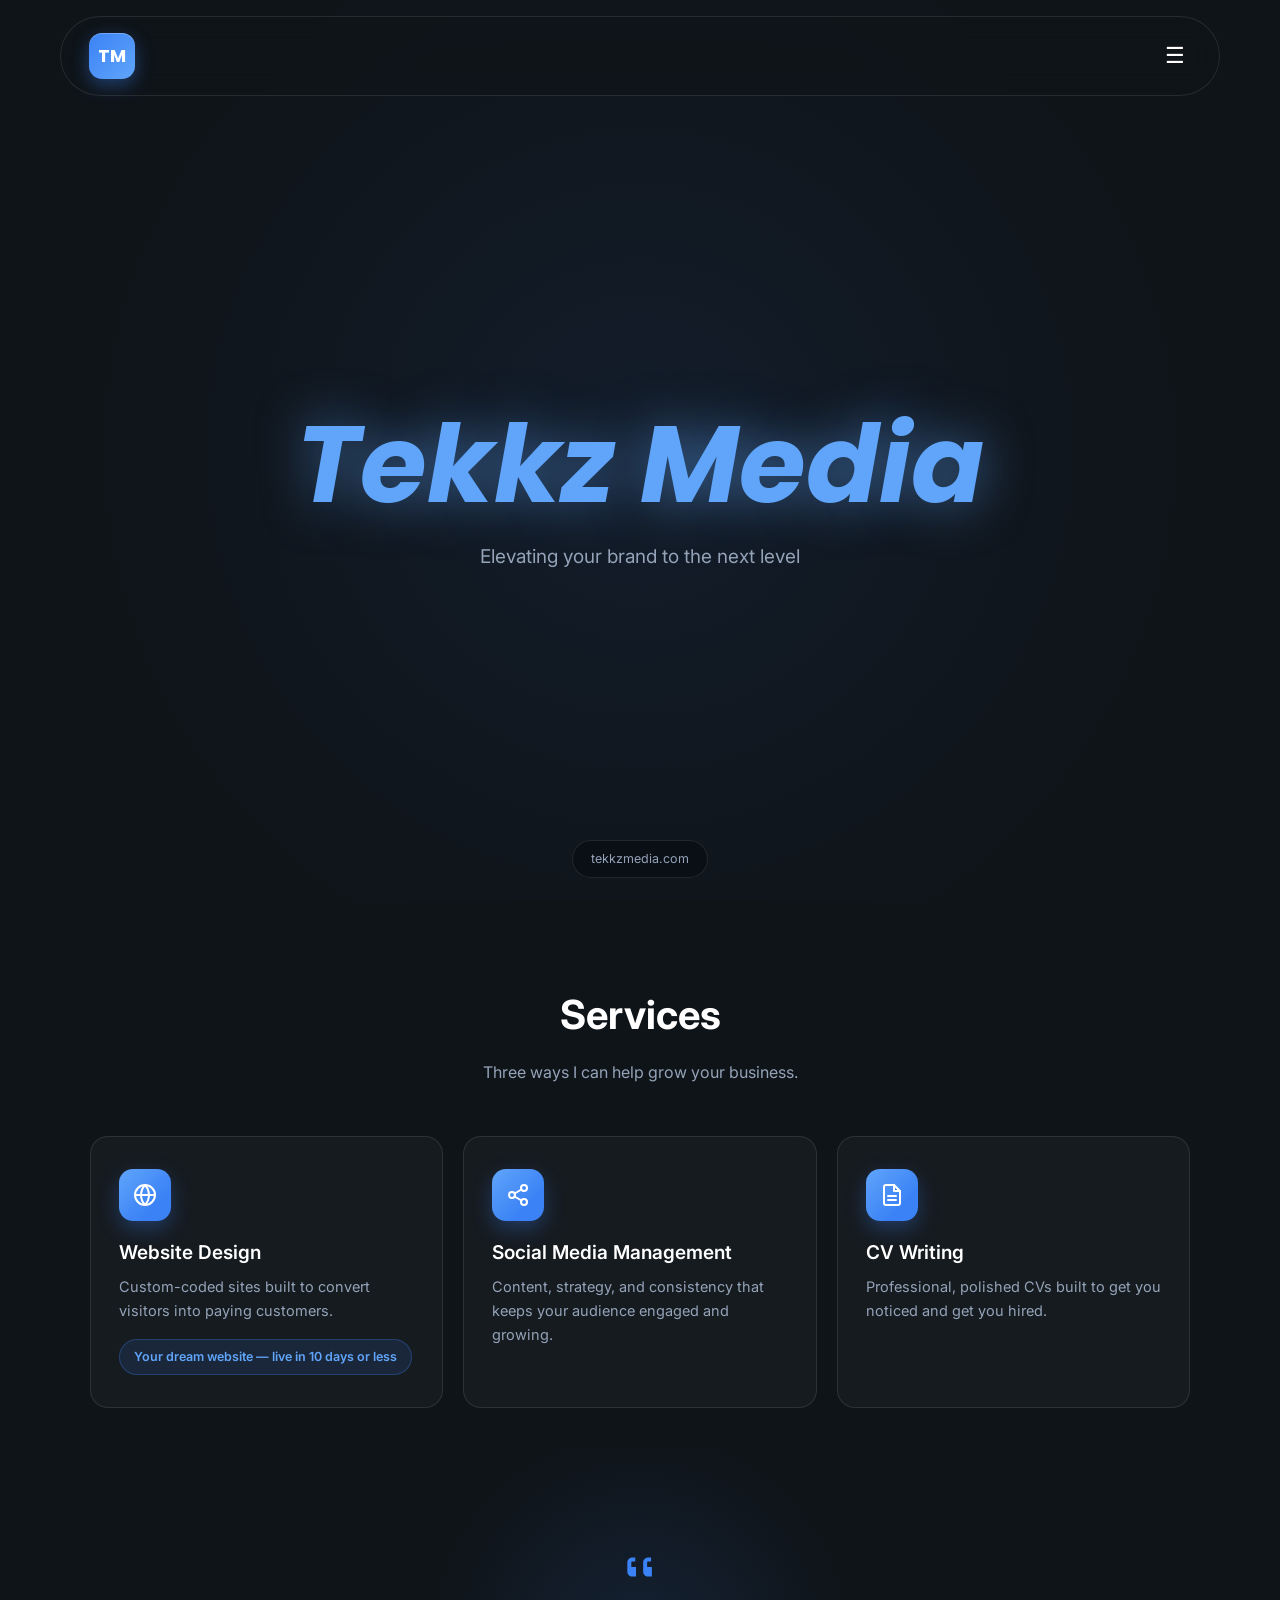
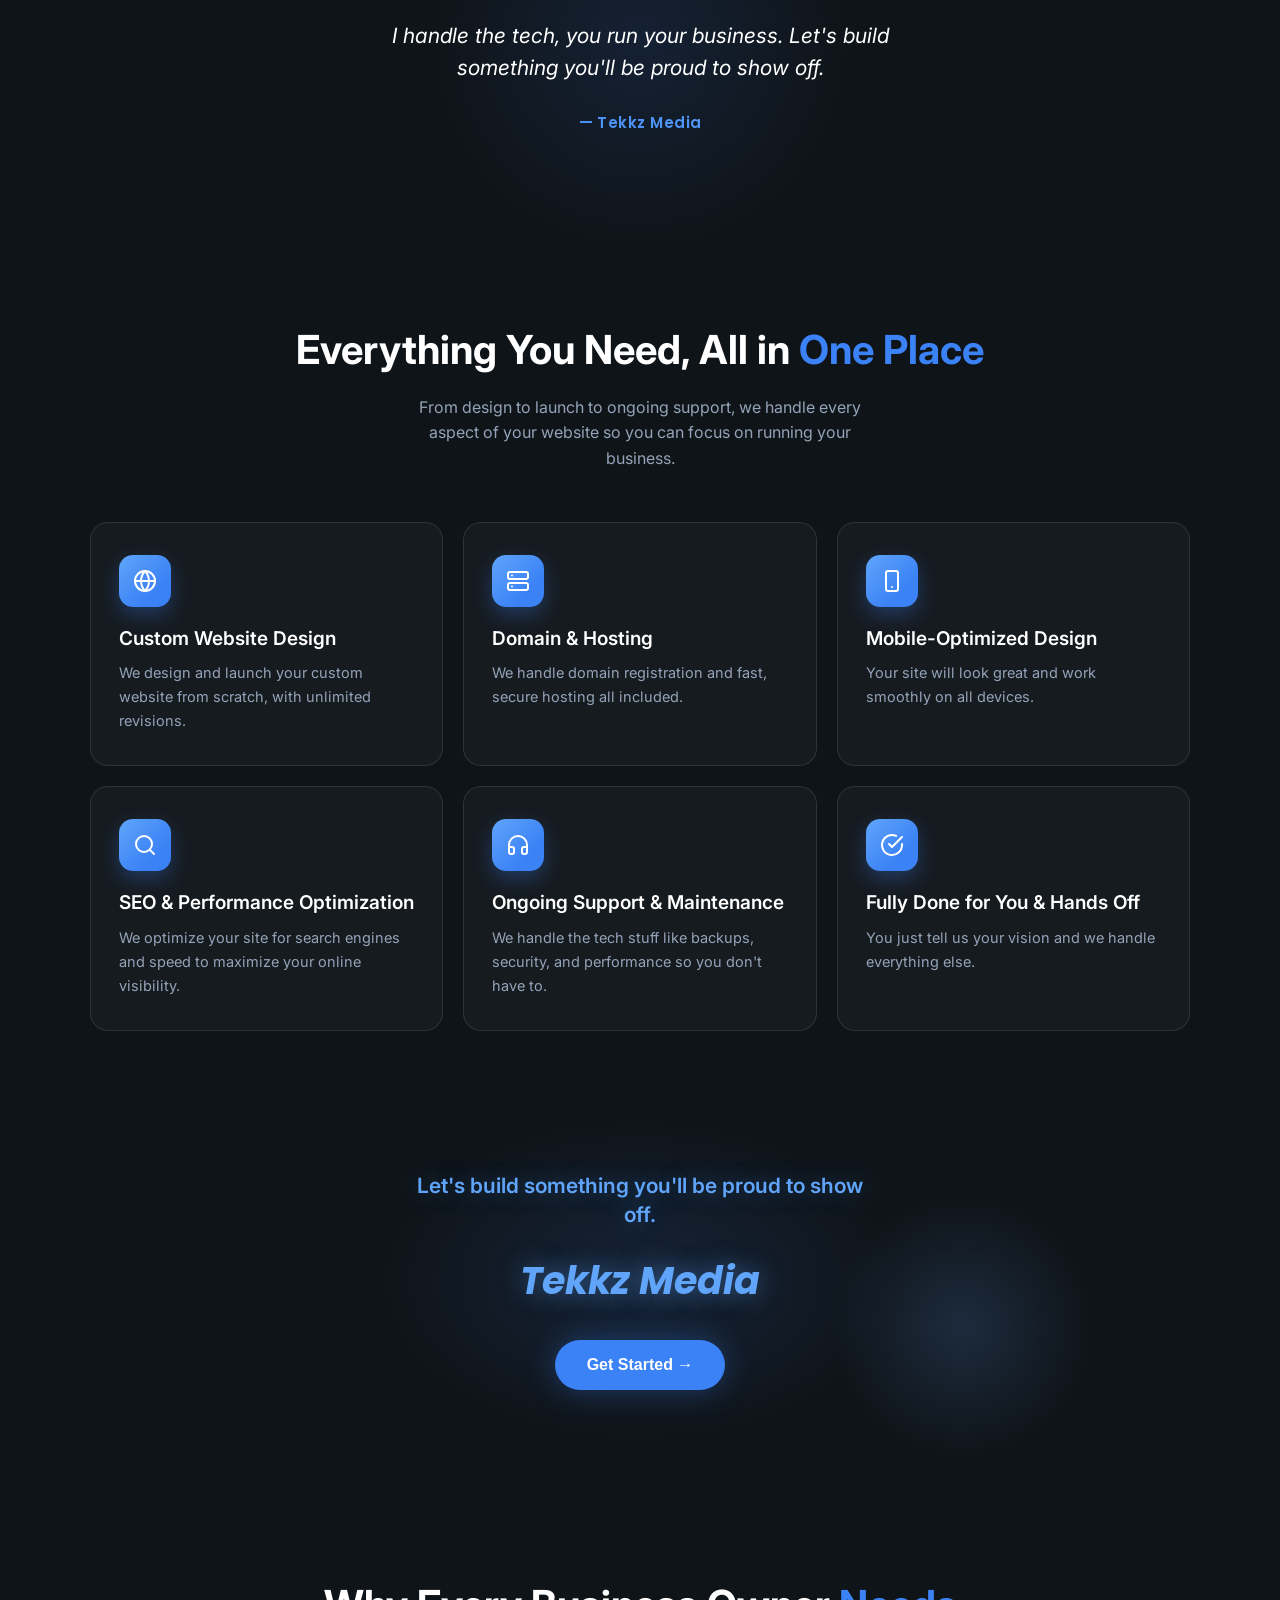
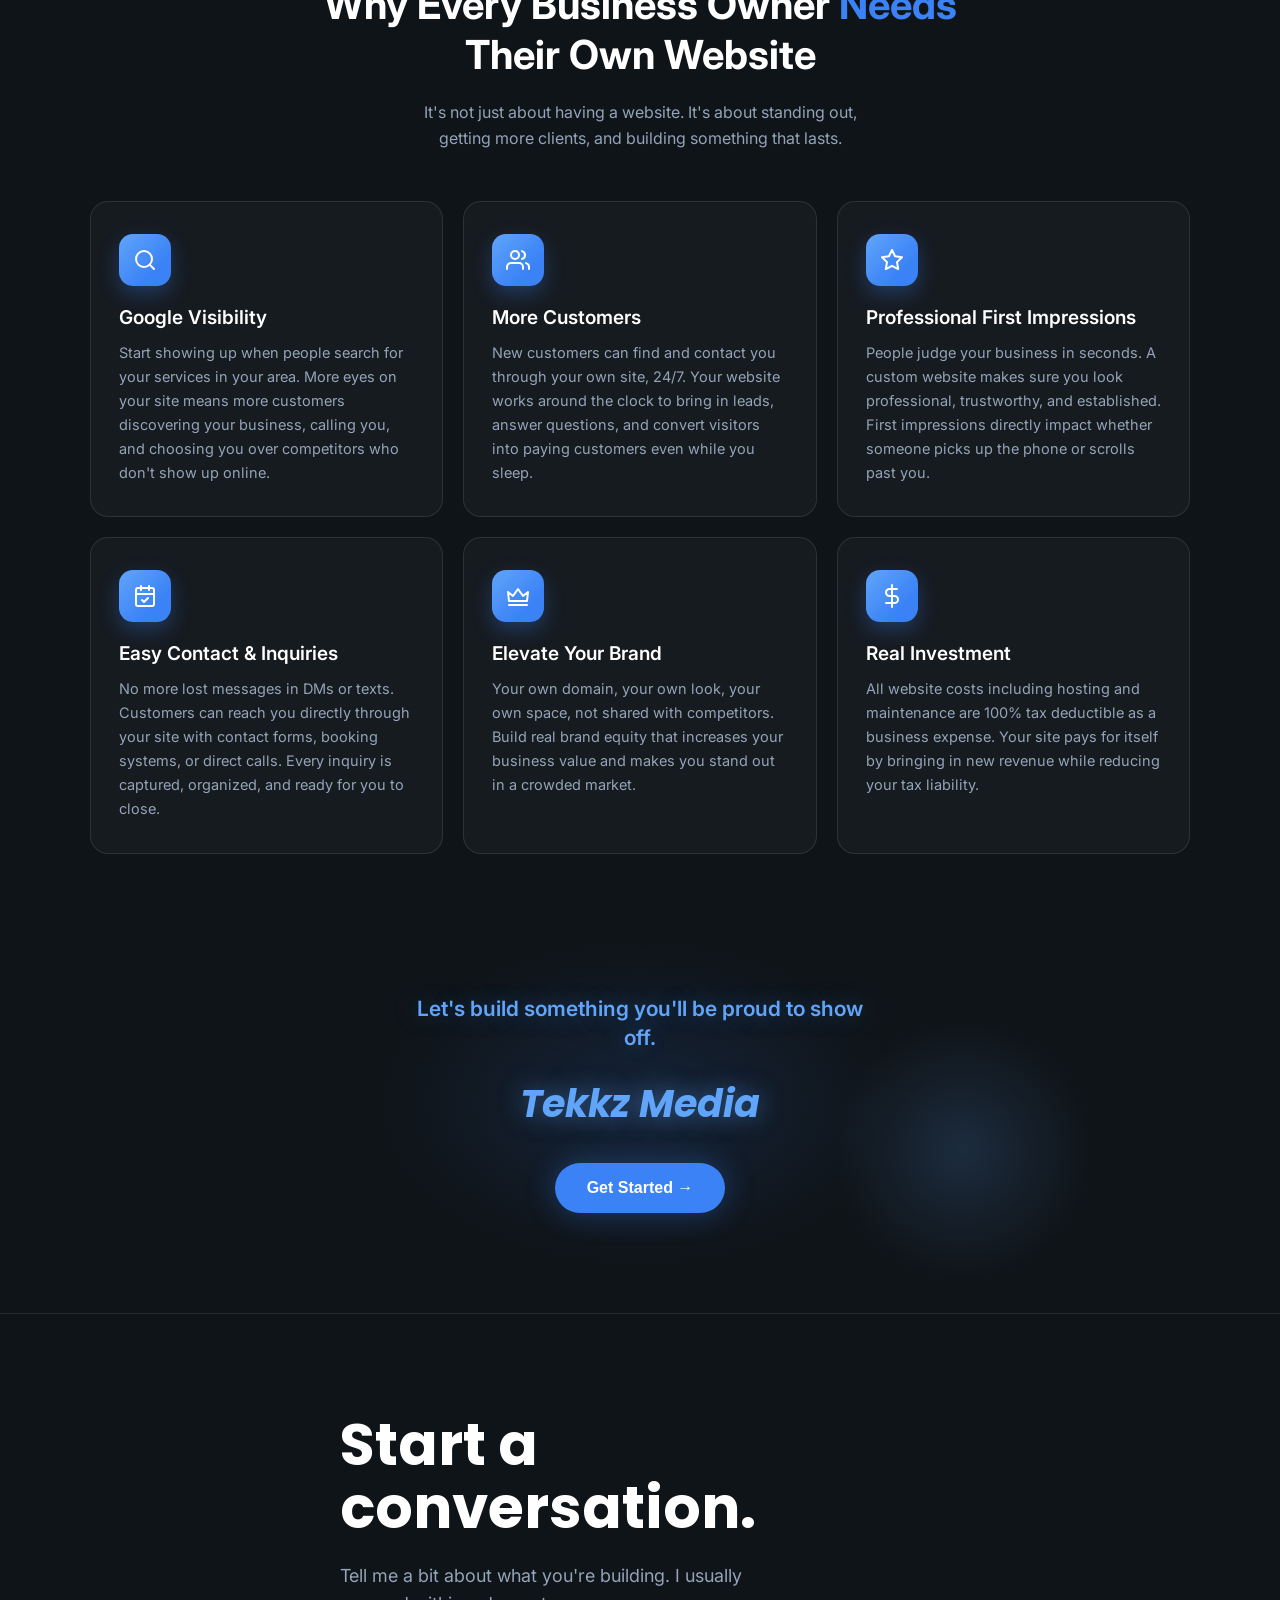
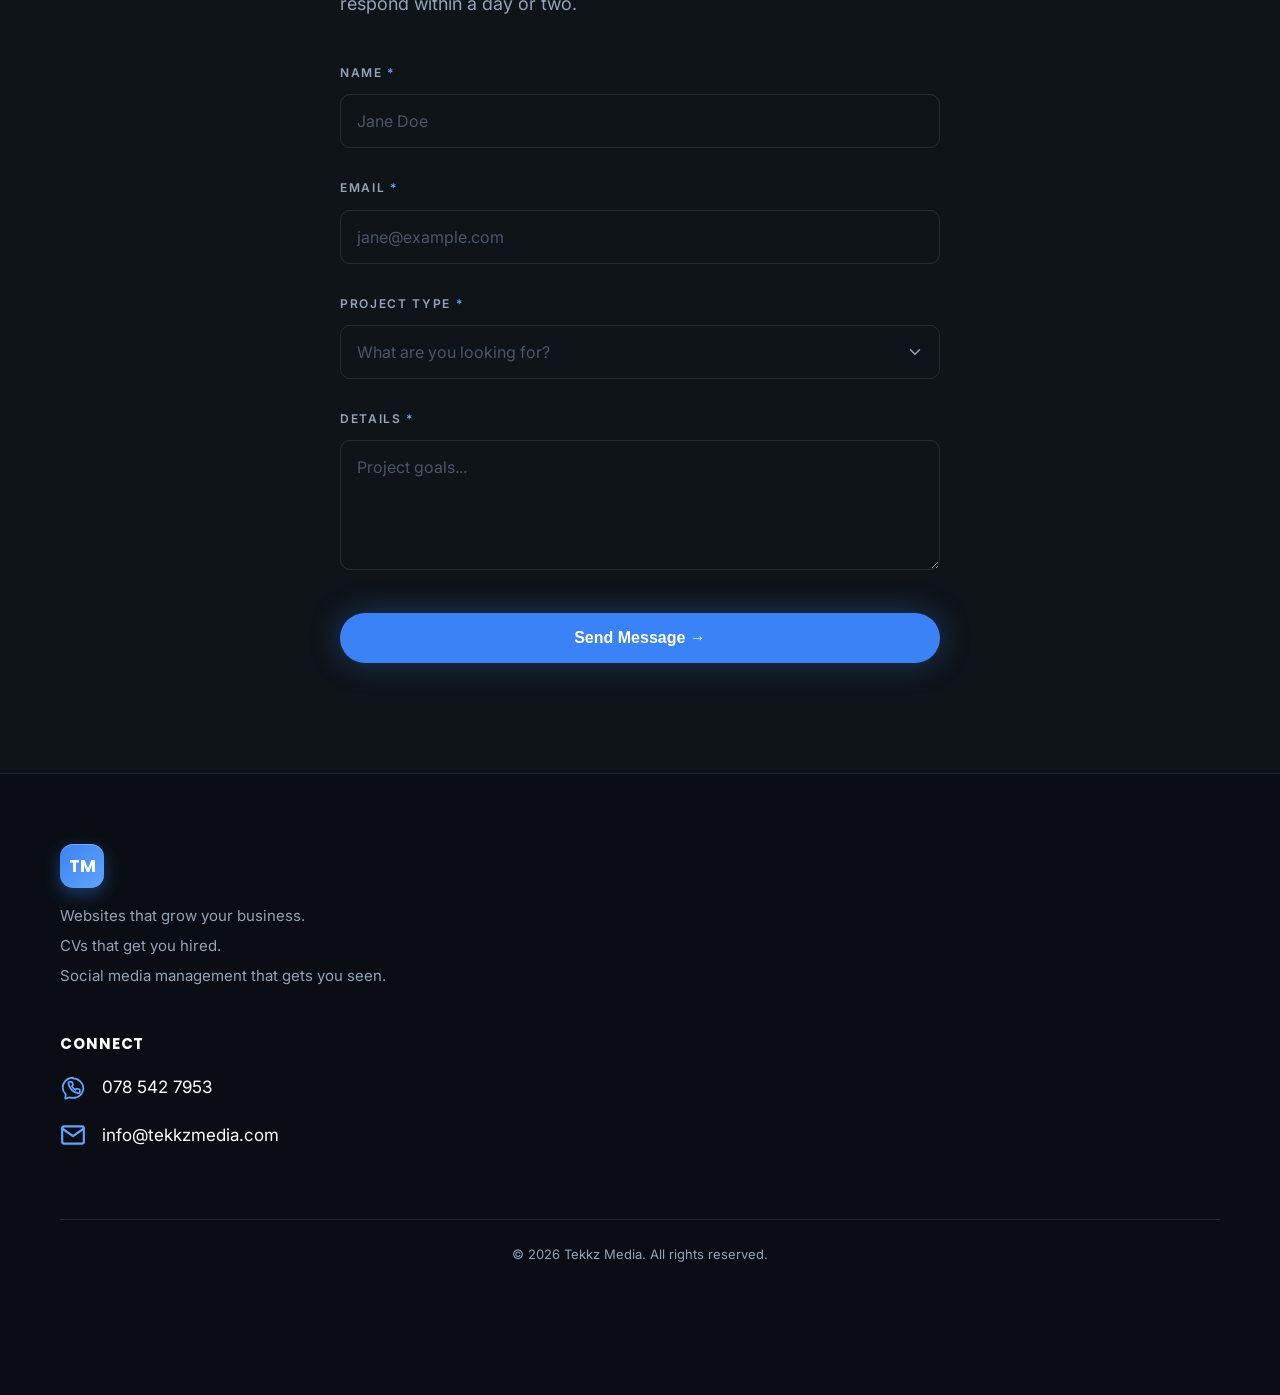
<file: tekkz-digital-marketing_1.html>
<!DOCTYPE html>
<html lang="en">
<head>
<meta charset="UTF-8">
<meta name="viewport" content="width=device-width, initial-scale=1.0">
<title>Tekkz Media — Professional Web Design</title>
<link rel="preconnect" href="https://fonts.googleapis.com">
<link rel="preconnect" href="https://fonts.gstatic.com" crossorigin>
<link href="https://fonts.googleapis.com/css2?family=Inter:wght@300;400;500;600;700&family=Poppins:wght@400;500;600;700&display=swap" rel="stylesheet">
<style>
  :root {
    --dark: #0f1419;
    --darker: #0a0e14;
    --blue: #3b82f6;
    --blue-light: #60a5fa;
    --text: #ffffff;
    --text-muted: #94a3b8;
    --border: rgba(255, 255, 255, 0.1);
  }
  
  * {
    margin: 0;
    padding: 0;
    box-sizing: border-box;
  }
  
  html {
    scroll-behavior: smooth;
  }
  
  body {
    background: var(--dark);
    color: var(--text);
    font-family: 'Inter', sans-serif;
    overflow-x: hidden;
    line-height: 1.6;
  }
  
  ::selection {
    background: var(--blue);
    color: var(--dark);
  }
  
  a {
    color: inherit;
    text-decoration: none;
  }
  
  .container {
    max-width: 1200px;
    margin: 0 auto;
    padding: 0 24px;
  }
  
  /* Navigation */
  nav {
    position: fixed;
    top: 16px;
    left: 16px;
    right: 16px;
    z-index: 1000;
  }
  
  .nav-content {
    display: flex;
    align-items: center;
    justify-content: space-between;
    max-width: 1160px;
    margin: 0 auto;
    padding: 16px 28px;
    background: rgba(15, 20, 25, 0.75);
    backdrop-filter: blur(12px);
    border: 1px solid var(--border);
    border-radius: 50px;
  }
  
  .logo {
    width: 46px;
    height: 46px;
    border-radius: 13px;
    background: linear-gradient(135deg, var(--blue), var(--blue-light));
    display: flex;
    align-items: center;
    justify-content: center;
    font-family: 'Poppins', sans-serif;
    font-size: 18px;
    font-weight: 700;
    letter-spacing: 0.3px;
    color: #ffffff;
    box-shadow: 0 6px 18px rgba(59, 130, 246, 0.4), inset 0 1px 0 rgba(255, 255, 255, 0.25);
  }
  
  .menu-icon {
    font-size: 22px;
    cursor: pointer;
    background: none;
    border: none;
    color: var(--text);
    padding: 6px;
    line-height: 1;
    transition: color 0.2s ease;
  }

  .menu-icon:hover {
    color: var(--blue-light);
  }

  .nav-menu {
    max-width: 1160px;
    margin: 10px auto 0;
    background: rgba(15, 20, 25, 0.92);
    backdrop-filter: blur(12px);
    border: 1px solid var(--border);
    border-radius: 20px;
    display: flex;
    flex-direction: column;
    gap: 2px;
    max-height: 0;
    opacity: 0;
    overflow: hidden;
    padding: 0 10px;
    transition: max-height 0.3s ease, opacity 0.25s ease, padding 0.3s ease;
  }

  .nav-menu.open {
    max-height: 260px;
    opacity: 1;
    padding: 10px;
  }

  .nav-menu-link {
    padding: 14px 18px;
    border-radius: 12px;
    color: var(--text);
    font-size: 15px;
    font-weight: 500;
    transition: background 0.2s ease, color 0.2s ease;
  }

  .nav-menu-link:hover {
    background: rgba(59, 130, 246, 0.1);
    color: var(--blue-light);
  }
  
  /* Hero Section */
  .hero {
    min-height: 100vh;
    display: flex;
    flex-direction: column;
    justify-content: center;
    align-items: center;
    text-align: center;
    padding-top: 130px;
    position: relative;
  }
  
  .hero::before {
    content: '';
    position: absolute;
    top: 0;
    left: 0;
    right: 0;
    bottom: 0;
    background: radial-gradient(circle at 50% 50%, rgba(59, 130, 246, 0.08) 0%, transparent 70%);
    pointer-events: none;
  }
  
  .hero-content {
    position: relative;
    z-index: 2;
    display: flex;
    flex-direction: column;
    align-items: center;
  }
  
  .rating-badge {
    display: inline-flex;
    align-items: center;
    gap: 12px;
    background: rgba(59, 130, 246, 0.1);
    border: 1px solid var(--border);
    padding: 10px 20px;
    border-radius: 50px;
    margin-bottom: 40px;
    font-size: 14px;
  }
  
  .stars {
    display: flex;
    gap: 4px;
  }
  
  .star {
    color: #fbbf24;
    font-size: 16px;
  }
  
  .rating-text {
    color: var(--text-muted);
  }
  
  .google-icon {
    font-size: 18px;
  }
  
  .hero-brand {
    font-family: 'Poppins', sans-serif;
    font-size: clamp(52px, 13vw, 108px);
    font-style: italic;
    font-weight: 700;
    line-height: 1.05;
    color: var(--blue-light);
    text-shadow: 0 0 50px rgba(96, 165, 250, 0.55);
    margin-bottom: 22px;
  }

  .highlight {
    color: var(--blue);
    font-weight: 700;
  }

  .hero-slogan {
    font-size: 19px;
    color: var(--text-muted);
    max-width: 460px;
    margin-bottom: 50px;
    line-height: 1.5;
  }
  
  .cta-buttons {
    display: flex;
    flex-direction: column;
    gap: 16px;
    width: 100%;
    max-width: 400px;
  }
  
  .btn {
    padding: 16px 32px;
    border-radius: 50px;
    font-size: 16px;
    font-weight: 600;
    border: none;
    cursor: pointer;
    transition: all 0.3s ease;
    display: inline-flex;
    align-items: center;
    justify-content: center;
    gap: 8px;
  }
  
  .btn-primary {
    background: var(--blue);
    color: white;
  }
  
  .btn-primary:hover {
    background: var(--blue-light);
    transform: translateY(-2px);
    box-shadow: 0 10px 30px rgba(59, 130, 246, 0.3);
  }
  
  .btn-outline {
    background: transparent;
    border: 1.5px solid var(--border);
    color: var(--text);
  }
  
  .btn-outline:hover {
    border-color: var(--text-muted);
    background: rgba(255, 255, 255, 0.05);
  }
  
  .btn-secondary {
    background: var(--text);
    color: var(--dark);
    font-weight: 700;
  }
  
  .btn-secondary:hover {
    transform: translateY(-2px);
    box-shadow: 0 10px 30px rgba(255, 255, 255, 0.1);
  }
  
  .icon {
    font-size: 20px;
  }
  
  /* Testimonial Section */
  .testimonial-section {
    padding: 100px 24px;
    text-align: center;
    position: relative;
    overflow: hidden;
  }

  .testimonial-glow {
    position: absolute;
    top: 50%;
    left: 50%;
    transform: translate(-50%, -50%);
    width: 420px;
    height: 420px;
    background: radial-gradient(circle, rgba(59, 130, 246, 0.12) 0%, transparent 70%);
    pointer-events: none;
    z-index: 0;
  }

  .quote-icon {
    width: 38px;
    height: 38px;
    color: var(--blue);
    margin-bottom: 26px;
    position: relative;
    z-index: 1;
  }

  .testimonial {
    font-size: 21px;
    font-style: italic;
    color: var(--text);
    max-width: 560px;
    margin: 0 auto;
    line-height: 1.55;
    position: relative;
    z-index: 1;
  }

  .testimonial-attribution {
    margin-top: 26px;
    font-family: 'Poppins', sans-serif;
    font-weight: 600;
    font-size: 15px;
    letter-spacing: 0.03em;
    background: linear-gradient(135deg, var(--blue), var(--blue-light));
    -webkit-background-clip: text;
    background-clip: text;
    color: transparent;
    position: relative;
    z-index: 1;
  }
  
  /* Signature */
  .signature-section {
    padding: 60px 24px;
    text-align: center;
  }
  
  .signature {
    font-family: 'Poppins', sans-serif;
    font-size: 72px;
    font-style: italic;
    font-weight: 700;
    background: linear-gradient(135deg, var(--blue), var(--blue-light));
    -webkit-background-clip: text;
    -webkit-text-fill-color: transparent;
    background-clip: text;
    margin-bottom: 60px;
  }
  
  /* Social Links */
  .social-section {
    display: flex;
    justify-content: center;
    gap: 16px;
    margin-bottom: 80px;
    flex-wrap: wrap;
  }
  
  .social-btn {
    padding: 14px 28px;
    border-radius: 50px;
    border: 1.5px solid var(--border);
    background: transparent;
    color: var(--text);
    cursor: pointer;
    font-size: 14px;
    font-weight: 600;
    transition: all 0.3s ease;
    display: flex;
    align-items: center;
    gap: 8px;
  }
  
  .social-btn:hover {
    border-color: var(--text);
    background: rgba(255, 255, 255, 0.05);
  }
  
  /* Portfolio Section */
  .portfolio-section {
    padding: 80px 24px;
    border-top: 1px solid var(--border);
  }
  
  .portfolio-title {
    text-align: center;
    font-size: 24px;
    color: var(--text-muted);
    margin-bottom: 40px;
  }
  
  .portfolio-link {
    display: inline-block;
    color: var(--blue);
    font-weight: 600;
    font-size: 18px;
    margin-top: 10px;
    transition: color 0.3s ease;
  }
  
  .portfolio-link:hover {
    color: var(--blue-light);
  }
  
  /* Section headings (features / reasons) */
  .section-heading {
    text-align: center;
    font-size: clamp(28px, 6vw, 40px);
    font-weight: 700;
    line-height: 1.25;
    margin: 0 auto 20px;
    max-width: 720px;
  }

  .section-subtext {
    text-align: center;
    color: var(--text-muted);
    font-size: 16px;
    line-height: 1.6;
    max-width: 480px;
    margin: 0 auto 50px;
  }

  .features-section, .reasons-section, .services-overview {
    padding: 90px 24px 40px;
  }

  /* Card grid */
  .card-grid {
    display: grid;
    grid-template-columns: repeat(auto-fit, minmax(280px, 1fr));
    gap: 20px;
    max-width: 1100px;
    margin: 0 auto;
  }

  .info-card {
    background: rgba(255, 255, 255, 0.03);
    border: 1px solid var(--border);
    border-radius: 18px;
    padding: 32px 28px;
    transition: all 0.3s ease;
  }

  .info-card:hover {
    background: rgba(255, 255, 255, 0.05);
    border-color: rgba(59, 130, 246, 0.3);
    transform: translateY(-4px);
    box-shadow: 0 20px 40px rgba(59, 130, 246, 0.08);
  }

  .card-icon {
    width: 52px;
    height: 52px;
    border-radius: 14px;
    background: linear-gradient(135deg, var(--blue-light), var(--blue) 70%);
    display: flex;
    align-items: center;
    justify-content: center;
    font-size: 19px;
    color: white;
    margin-bottom: 20px;
    box-shadow: 0 8px 20px rgba(59, 130, 246, 0.3);
  }

  .card-icon svg {
    width: 24px;
    height: 24px;
    flex-shrink: 0;
  }

  .info-card h3 {
    font-size: 19px;
    font-weight: 600;
    margin-bottom: 10px;
    line-height: 1.3;
  }

  .info-card p {
    color: var(--text-muted);
    font-size: 14.5px;
    line-height: 1.65;
  }

  .card-badge {
    display: inline-block;
    margin-top: 16px;
    padding: 7px 14px;
    border-radius: 20px;
    background: rgba(59, 130, 246, 0.12);
    border: 1px solid rgba(59, 130, 246, 0.3);
    color: var(--blue-light);
    font-size: 12.5px;
    font-weight: 600;
  }

  /* Repeating CTA block */
  .cta-block {
    padding: 100px 24px;
    text-align: center;
    position: relative;
    overflow: hidden;
  }

  .cta-block::before {
    content: '';
    position: absolute;
    top: 50%;
    left: 50%;
    transform: translate(-50%, -50%);
    width: 520px;
    height: 320px;
    background: radial-gradient(ellipse, rgba(59, 130, 246, 0.14) 0%, transparent 70%);
    pointer-events: none;
    z-index: 0;
  }

  .cta-block::after {
    content: '';
    position: absolute;
    top: 30%;
    left: 65%;
    width: 260px;
    height: 260px;
    background: radial-gradient(circle, rgba(96, 165, 250, 0.16) 0%, transparent 70%);
    pointer-events: none;
    z-index: 0;
  }

  .cta-block > * {
    position: relative;
    z-index: 1;
  }

  .cta-block p {
    color: var(--blue-light);
    font-size: 21px;
    font-weight: 600;
    line-height: 1.4;
    max-width: 460px;
    margin: 0 auto 22px;
    text-shadow: 0 0 24px rgba(96, 165, 250, 0.4);
  }

  .signature-inline {
    font-family: 'Poppins', sans-serif;
    font-size: 38px;
    font-style: italic;
    font-weight: 700;
    color: var(--blue-light);
    text-shadow: 0 0 24px rgba(96, 165, 250, 0.5);
    margin-bottom: 28px;
  }

  .cta-block .btn-primary {
    box-shadow: 0 0 30px rgba(59, 130, 246, 0.35);
  }

  /* Contact section */
  .contact-section {
    padding: 100px 24px 110px;
    border-top: 1px solid var(--border);
  }

  .contact-inner {
    max-width: 600px;
    margin: 0 auto;
  }

  .contact-heading {
    font-family: 'Poppins', sans-serif;
    font-weight: 700;
    font-size: clamp(40px, 10vw, 58px);
    line-height: 1.08;
    margin-bottom: 22px;
  }

  .contact-subtext {
    color: var(--text-muted);
    font-size: 18px;
    line-height: 1.6;
    max-width: 460px;
    margin-bottom: 44px;
  }

  .contact-form {
    display: flex;
    flex-direction: column;
    gap: 30px;
  }

  .form-field label {
    display: block;
    font-family: 'Inter', sans-serif;
    font-size: 12px;
    font-weight: 600;
    letter-spacing: 0.14em;
    text-transform: uppercase;
    color: var(--text-muted);
    margin-bottom: 12px;
  }

  .form-field label .req {
    color: var(--blue-light);
  }

  .form-field input,
  .form-field textarea {
    width: 100%;
    background: transparent;
    border: 1.5px solid var(--border);
    border-radius: 10px;
    padding: 16px;
    color: var(--text);
    font-family: 'Inter', sans-serif;
    font-size: 16px;
    transition: border-color 0.3s ease;
  }

  .form-field input::placeholder,
  .form-field textarea::placeholder {
    color: #4b5568;
  }

  .form-field input:focus,
  .form-field textarea:focus,
  .form-field select:focus {
    outline: none;
    border-color: var(--blue);
  }

  .form-field textarea {
    min-height: 130px;
    resize: vertical;
  }

  .select-wrap {
    position: relative;
  }

  .select-wrap select {
    width: 100%;
    appearance: none;
    -webkit-appearance: none;
    background: transparent;
    border: 1.5px solid var(--border);
    border-radius: 10px;
    padding: 16px 44px 16px 16px;
    color: var(--text);
    font-family: 'Inter', sans-serif;
    font-size: 16px;
    cursor: pointer;
    transition: border-color 0.3s ease;
  }

  .select-wrap select:invalid {
    color: #4b5568;
  }

  .select-wrap select option {
    background: var(--dark);
    color: var(--text);
  }

  .select-chevron {
    position: absolute;
    right: 16px;
    top: 50%;
    transform: translateY(-50%);
    width: 18px;
    height: 18px;
    color: var(--text-muted);
    pointer-events: none;
  }

  .contact-form .btn-primary {
    width: 100%;
    justify-content: center;
    margin-top: 6px;
    border: none;
    box-shadow: 0 0 30px rgba(59, 130, 246, 0.35);
  }

  /* Footer */
  footer {
    padding: 70px 24px 130px;
    border-top: 1px solid var(--border);
    background: var(--darker);
  }

  .footer-inner {
    max-width: 1160px;
    margin: 0 auto;
  }

  .footer-logo {
    width: 44px;
    height: 44px;
    border-radius: 13px;
    background: linear-gradient(135deg, var(--blue), var(--blue-light));
    display: flex;
    align-items: center;
    justify-content: center;
    font-family: 'Poppins', sans-serif;
    font-size: 17px;
    font-weight: 700;
    color: #ffffff;
    box-shadow: 0 6px 18px rgba(59, 130, 246, 0.4), inset 0 1px 0 rgba(255, 255, 255, 0.25);
    margin-bottom: 16px;
  }

  .footer-tagline {
    color: var(--text-muted);
    font-size: 15px;
    margin-bottom: 6px;
  }

  .footer-tagline:last-of-type {
    margin-bottom: 44px;
  }

  .footer-columns {
    display: flex;
    gap: 60px;
    flex-wrap: wrap;
  }

  .footer-col--connect { flex: 0 1 auto; min-width: 240px; }

  .connect-heading {
    font-family: 'Poppins', sans-serif;
    font-size: 22px;
    font-weight: 700;
    text-transform: uppercase;
    letter-spacing: 0.06em;
    margin-bottom: 24px;
  }

  .footer-col .connect-row {
    display: flex;
    align-items: center;
    gap: 16px;
    margin-bottom: 20px;
    color: var(--text);
    font-size: 17px;
    transition: color 0.2s ease;
  }

  .footer-col .connect-row:hover {
    color: var(--blue-light);
  }

  .connect-icon {
    width: 26px;
    height: 26px;
    flex-shrink: 0;
    color: var(--blue-light);
    display: inline-flex;
  }

  .connect-icon svg {
    width: 100%;
    height: 100%;
  }

  .footer-col h4 {
    font-size: 15px;
    font-weight: 700;
    margin-bottom: 18px;
  }

  .footer-col a {
    display: block;
    color: var(--text-muted);
    font-size: 14.5px;
    margin-bottom: 12px;
    transition: color 0.2s ease;
  }

  .footer-col a:hover {
    color: var(--blue-light);
  }

  .footer-bottom {
    margin-top: 50px;
    padding-top: 24px;
    border-top: 1px solid var(--border);
    color: var(--text-muted);
    font-size: 13px;
    text-align: center;
  }

  /* Fixed floating domain badge */
  .domain-badge {
    position: fixed;
    bottom: 22px;
    left: 50%;
    transform: translateX(-50%);
    background: rgba(10, 14, 20, 0.85);
    backdrop-filter: blur(8px);
    border: 1px solid var(--border);
    padding: 8px 18px;
    border-radius: 50px;
    font-size: 12.5px;
    color: var(--text-muted);
    z-index: 500;
    pointer-events: none;
    white-space: nowrap;
  }
  
  /* Animations */
  @keyframes fadeInUp {
    from {
      opacity: 0;
      transform: translateY(30px);
    }
    to {
      opacity: 1;
      transform: translateY(0);
    }
  }
  
  .fade-in {
    animation: fadeInUp 0.8s ease 0.2s both;
  }
  
  /* Responsive */
  @media (max-width: 768px) {
    .hero-brand {
      font-size: 46px;
    }
    
    .hero-slogan {
      font-size: 16px;
    }
    
    .signature {
      font-size: 48px;
    }
    
    .cta-buttons {
      width: 100%;
    }
    
    .social-section {
      flex-direction: column;
    }
    
    .social-btn {
      width: 100%;
    }

    .signature-inline {
      font-size: 30px;
    }

    .cta-block p {
      font-size: 19px;
    }

    .footer-columns {
      gap: 40px;
    }

    .domain-badge {
      font-size: 11.5px;
      padding: 7px 14px;
    }
  }
  
  @media (prefers-reduced-motion: reduce) {
    * {
      animation-duration: 0.01ms !important;
      animation-iteration-count: 1 !important;
      transition-duration: 0.01ms !important;
    }
  }
</style>
</head>
<body>

<nav>
  <div class="nav-content">
    <div class="logo">TM</div>
    <button class="menu-icon" id="menuToggle" aria-label="Open menu" aria-expanded="false">☰</button>
  </div>
  <div class="nav-menu" id="navMenu">
    <a href="#" class="nav-menu-link">Home</a>
    <a href="#services" class="nav-menu-link">Services</a>
    <a href="#contact" class="nav-menu-link">Contact</a>
  </div>
</nav>

<section class="hero">
  <div class="hero-content">
    <h1 class="hero-brand fade-in">Tekkz Media</h1>
    <p class="hero-slogan fade-in">Elevating your brand to the next level</p>
  </div>
</section>

<section class="services-overview" id="services">
  <h2 class="section-heading">Services</h2>
  <p class="section-subtext">Three ways I can help grow your business.</p>
  <div class="card-grid">
    <div class="info-card">
      <div class="card-icon"><svg viewBox="0 0 24 24" fill="none" stroke="currentColor" stroke-width="2" stroke-linecap="round" stroke-linejoin="round"><circle cx="12" cy="12" r="10"/><line x1="2" y1="12" x2="22" y2="12"/><path d="M12 2a15.3 15.3 0 0 1 4 10 15.3 15.3 0 0 1-4 10 15.3 15.3 0 0 1-4-10 15.3 15.3 0 0 1 4-10z"/></svg></div>
      <h3>Website Design</h3>
      <p>Custom-coded sites built to convert visitors into paying customers.</p>
      <span class="card-badge">Your dream website — live in 10 days or less</span>
    </div>
    <div class="info-card">
      <div class="card-icon"><svg viewBox="0 0 24 24" fill="none" stroke="currentColor" stroke-width="2" stroke-linecap="round" stroke-linejoin="round"><circle cx="18" cy="5" r="3"/><circle cx="6" cy="12" r="3"/><circle cx="18" cy="19" r="3"/><line x1="8.59" y1="13.51" x2="15.42" y2="17.49"/><line x1="15.41" y1="6.51" x2="8.59" y2="10.49"/></svg></div>
      <h3>Social Media Management</h3>
      <p>Content, strategy, and consistency that keeps your audience engaged and growing.</p>
    </div>
    <div class="info-card">
      <div class="card-icon"><svg viewBox="0 0 24 24" fill="none" stroke="currentColor" stroke-width="2" stroke-linecap="round" stroke-linejoin="round"><path d="M14 2H6a2 2 0 0 0-2 2v16a2 2 0 0 0 2 2h12a2 2 0 0 0 2-2V8z"/><polyline points="14 2 14 8 20 8"/><line x1="16" y1="13" x2="8" y2="13"/><line x1="16" y1="17" x2="8" y2="17"/></svg></div>
      <h3>CV Writing</h3>
      <p>Professional, polished CVs built to get you noticed and get you hired.</p>
    </div>
  </div>
</section>

<section class="testimonial-section">
  <div class="testimonial-glow"></div>
  <svg class="quote-icon" viewBox="0 0 24 24" fill="currentColor"><path d="M7.17 6C5.42 6 4 7.42 4 9.17V15c0 1.66 1.34 3 3 3h2.5v-6H6.5V9.17C6.5 8.8 6.8 8.5 7.17 8.5H9V6H7.17zM17.17 6C15.42 6 14 7.42 14 9.17V15c0 1.66 1.34 3 3 3h2.5v-6h-3V9.17c0-.37.3-.67.67-.67H19V6h-1.83z"/></svg>
  <p class="testimonial">
    I handle the tech, you run your business. Let's build something you'll be proud to show off.
  </p>
  <div class="testimonial-attribution">— Tekkz Media</div>
</section>

<section class="features-section" id="features">
  <h2 class="section-heading">Everything You Need, All in <span class="highlight">One Place</span></h2>
  <p class="section-subtext">From design to launch to ongoing support, we handle every aspect of your website so you can focus on running your business.</p>
  <div class="card-grid">
    <div class="info-card">
      <div class="card-icon"><svg viewBox="0 0 24 24" fill="none" stroke="currentColor" stroke-width="2" stroke-linecap="round" stroke-linejoin="round"><circle cx="12" cy="12" r="10"/><line x1="2" y1="12" x2="22" y2="12"/><path d="M12 2a15.3 15.3 0 0 1 4 10 15.3 15.3 0 0 1-4 10 15.3 15.3 0 0 1-4-10 15.3 15.3 0 0 1 4-10z"/></svg></div>
      <h3>Custom Website Design</h3>
      <p>We design and launch your custom website from scratch, with unlimited revisions.</p>
    </div>
    <div class="info-card">
      <div class="card-icon"><svg viewBox="0 0 24 24" fill="none" stroke="currentColor" stroke-width="2" stroke-linecap="round" stroke-linejoin="round"><rect x="2" y="3" width="20" height="7" rx="2"/><rect x="2" y="14" width="20" height="7" rx="2"/><line x1="6" y1="6.5" x2="6.01" y2="6.5"/><line x1="6" y1="17.5" x2="6.01" y2="17.5"/></svg></div>
      <h3>Domain & Hosting</h3>
      <p>We handle domain registration and fast, secure hosting all included.</p>
    </div>
    <div class="info-card">
      <div class="card-icon"><svg viewBox="0 0 24 24" fill="none" stroke="currentColor" stroke-width="2" stroke-linecap="round" stroke-linejoin="round"><rect x="6" y="2" width="12" height="20" rx="2"/><line x1="12" y1="18" x2="12.01" y2="18"/></svg></div>
      <h3>Mobile-Optimized Design</h3>
      <p>Your site will look great and work smoothly on all devices.</p>
    </div>
    <div class="info-card">
      <div class="card-icon"><svg viewBox="0 0 24 24" fill="none" stroke="currentColor" stroke-width="2" stroke-linecap="round" stroke-linejoin="round"><circle cx="11" cy="11" r="8"/><line x1="21" y1="21" x2="16.65" y2="16.65"/></svg></div>
      <h3>SEO & Performance Optimization</h3>
      <p>We optimize your site for search engines and speed to maximize your online visibility.</p>
    </div>
    <div class="info-card">
      <div class="card-icon"><svg viewBox="0 0 24 24" fill="none" stroke="currentColor" stroke-width="2" stroke-linecap="round" stroke-linejoin="round"><path d="M3 18v-6a9 9 0 0 1 18 0v6"/><path d="M21 19a2 2 0 0 1-2 2h-1a2 2 0 0 1-2-2v-3a2 2 0 0 1 2-2h3v5zM3 19a2 2 0 0 0 2 2h1a2 2 0 0 0 2-2v-3a2 2 0 0 0-2-2H3v5z"/></svg></div>
      <h3>Ongoing Support & Maintenance</h3>
      <p>We handle the tech stuff like backups, security, and performance so you don't have to.</p>
    </div>
    <div class="info-card">
      <div class="card-icon"><svg viewBox="0 0 24 24" fill="none" stroke="currentColor" stroke-width="2" stroke-linecap="round" stroke-linejoin="round"><path d="M22 11.08V12a10 10 0 1 1-5.93-9.14"/><polyline points="22 4 12 14.01 9 11.01"/></svg></div>
      <h3>Fully Done for You & Hands Off</h3>
      <p>You just tell us your vision and we handle everything else.</p>
    </div>
  </div>
</section>

<div class="cta-block">
  <p>Let's build something you'll be proud to show off.</p>
  <div class="signature-inline">Tekkz Media</div>
  <button class="btn btn-primary">Get Started →</button>
</div>

<section class="reasons-section">
  <h2 class="section-heading">Why Every Business Owner <span class="highlight">Needs</span> Their Own Website</h2>
  <p class="section-subtext">It's not just about having a website. It's about standing out, getting more clients, and building something that lasts.</p>
  <div class="card-grid">
    <div class="info-card">
      <div class="card-icon"><svg viewBox="0 0 24 24" fill="none" stroke="currentColor" stroke-width="2" stroke-linecap="round" stroke-linejoin="round"><circle cx="11" cy="11" r="8"/><line x1="21" y1="21" x2="16.65" y2="16.65"/></svg></div>
      <h3>Google Visibility</h3>
      <p>Start showing up when people search for your services in your area. More eyes on your site means more customers discovering your business, calling you, and choosing you over competitors who don't show up online.</p>
    </div>
    <div class="info-card">
      <div class="card-icon"><svg viewBox="0 0 24 24" fill="none" stroke="currentColor" stroke-width="2" stroke-linecap="round" stroke-linejoin="round"><path d="M17 21v-2a4 4 0 0 0-4-4H5a4 4 0 0 0-4 4v2"/><circle cx="9" cy="7" r="4"/><path d="M23 21v-2a4 4 0 0 0-3-3.87"/><path d="M16 3.13a4 4 0 0 1 0 7.75"/></svg></div>
      <h3>More Customers</h3>
      <p>New customers can find and contact you through your own site, 24/7. Your website works around the clock to bring in leads, answer questions, and convert visitors into paying customers even while you sleep.</p>
    </div>
    <div class="info-card">
      <div class="card-icon"><svg viewBox="0 0 24 24" fill="none" stroke="currentColor" stroke-width="2" stroke-linecap="round" stroke-linejoin="round"><polygon points="12 2 15.09 8.26 22 9.27 17 14.14 18.18 21.02 12 17.77 5.82 21.02 7 14.14 2 9.27 8.91 8.26 12 2"/></svg></div>
      <h3>Professional First Impressions</h3>
      <p>People judge your business in seconds. A custom website makes sure you look professional, trustworthy, and established. First impressions directly impact whether someone picks up the phone or scrolls past you.</p>
    </div>
    <div class="info-card">
      <div class="card-icon"><svg viewBox="0 0 24 24" fill="none" stroke="currentColor" stroke-width="2" stroke-linecap="round" stroke-linejoin="round"><rect x="3" y="4" width="18" height="18" rx="2"/><line x1="16" y1="2" x2="16" y2="6"/><line x1="8" y1="2" x2="8" y2="6"/><line x1="3" y1="10" x2="21" y2="10"/><path d="M9 16l2 2 4-4"/></svg></div>
      <h3>Easy Contact & Inquiries</h3>
      <p>No more lost messages in DMs or texts. Customers can reach you directly through your site with contact forms, booking systems, or direct calls. Every inquiry is captured, organized, and ready for you to close.</p>
    </div>
    <div class="info-card">
      <div class="card-icon"><svg viewBox="0 0 24 24" fill="none" stroke="currentColor" stroke-width="2" stroke-linecap="round" stroke-linejoin="round"><path d="M3 17l-1-9 5 4 5-7 5 7 5-4-1 9z"/><line x1="3" y1="21" x2="21" y2="21"/></svg></div>
      <h3>Elevate Your Brand</h3>
      <p>Your own domain, your own look, your own space, not shared with competitors. Build real brand equity that increases your business value and makes you stand out in a crowded market.</p>
    </div>
    <div class="info-card">
      <div class="card-icon"><svg viewBox="0 0 24 24" fill="none" stroke="currentColor" stroke-width="2" stroke-linecap="round" stroke-linejoin="round"><line x1="12" y1="1" x2="12" y2="23"/><path d="M17 5H9.5a3.5 3.5 0 0 0 0 7h5a3.5 3.5 0 0 1 0 7H6"/></svg></div>
      <h3>Real Investment</h3>
      <p>All website costs including hosting and maintenance are 100% tax deductible as a business expense. Your site pays for itself by bringing in new revenue while reducing your tax liability.</p>
    </div>
  </div>
</section>

<div class="cta-block">
  <p>Let's build something you'll be proud to show off.</p>
  <div class="signature-inline">Tekkz Media</div>
  <button class="btn btn-primary">Get Started →</button>
</div>

<section class="contact-section" id="contact">
  <div class="contact-inner">
    <h2 class="contact-heading">Start a conversation.</h2>
    <p class="contact-subtext">Tell me a bit about what you're building. I usually respond within a day or two.</p>

    <form class="contact-form" id="contactForm">
      <div class="form-field">
        <label for="cf-name">Name <span class="req">*</span></label>
        <input type="text" id="cf-name" placeholder="Jane Doe" required>
      </div>

      <div class="form-field">
        <label for="cf-email">Email <span class="req">*</span></label>
        <input type="email" id="cf-email" placeholder="jane@example.com" required>
      </div>

      <div class="form-field">
        <label for="cf-project">Project Type <span class="req">*</span></label>
        <div class="select-wrap">
          <select id="cf-project" required>
            <option value="" disabled selected>What are you looking for?</option>
            <option value="CV Making">CV Making</option>
            <option value="Website Building">Website Building</option>
            <option value="Social Media Management">Social Media Management</option>
          </select>
          <svg class="select-chevron" viewBox="0 0 24 24" fill="none" stroke="currentColor" stroke-width="2" stroke-linecap="round" stroke-linejoin="round"><polyline points="6 9 12 15 18 9"/></svg>
        </div>
      </div>

      <div class="form-field">
        <label for="cf-details">Details <span class="req">*</span></label>
        <textarea id="cf-details" placeholder="Project goals..." required></textarea>
      </div>

      <button type="submit" class="btn btn-primary">Send Message →</button>
    </form>
  </div>
</section>

<footer>
  <div class="footer-inner">
    <div class="footer-logo">TM</div>
    <p class="footer-tagline">Websites that grow your business.</p>
    <p class="footer-tagline">CVs that get you hired.</p>
    <p class="footer-tagline">Social media management that gets you seen.</p>
    <div class="footer-columns">
      <div class="footer-col footer-col--connect">
        <h4 class="connect-heading">Connect</h4>
        <a href="https://wa.me/263785427953" class="connect-row">
          <span class="connect-icon">
            <svg width="26" height="26" viewBox="0 0 24 24" fill="none" stroke="currentColor" stroke-linecap="round" stroke-linejoin="round">
              <path stroke-width="1.6" d="M12 2.5c-5.25 0-9.5 4.03-9.5 9 0 2.42 1 4.62 2.64 6.24.14.14.2.33.17.53l-.5 3.02a.5.5 0 0 0 .67.55l3.02-1.13a.6.6 0 0 1 .42 0c.94.28 1.95.44 3.08.44 5.25 0 9.5-4.03 9.5-9s-4.25-9-9.5-9z"/>
              <path stroke-width="3" transform="translate(6.7,5.2) scale(0.53)" d="M22 16.92v3a2 2 0 0 1-2.18 2 19.79 19.79 0 0 1-8.63-3.07 19.5 19.5 0 0 1-6-6 19.79 19.79 0 0 1-3.07-8.67A2 2 0 0 1 4.11 2h3a2 2 0 0 1 2 1.72c.127.96.361 1.903.7 2.81a2 2 0 0 1-.45 2.11L8.09 9.91a16 16 0 0 0 6 6l1.27-1.27a2 2 0 0 1 2.11-.45c.907.339 1.85.573 2.81.7A2 2 0 0 1 22 16.92z"/>
            </svg>
          </span>
          <span>078 542 7953</span>
        </a>
        <a href="mailto:info@tekkzmedia.com" class="connect-row">
          <span class="connect-icon">
            <svg width="26" height="26" viewBox="0 0 24 24" fill="none" stroke="currentColor" stroke-width="2" stroke-linecap="round" stroke-linejoin="round"><path d="M4 4h16c1.1 0 2 .9 2 2v12c0 1.1-.9 2-2 2H4c-1.1 0-2-.9-2-2V6c0-1.1.9-2 2-2z"/><polyline points="22,6 12,13 2,6"/></svg>
          </span>
          <span>info@tekkzmedia.com</span>
        </a>
      </div>
    </div>
    <div class="footer-bottom">© 2026 Tekkz Media. All rights reserved.</div>
  </div>
</footer>

<div class="domain-badge">tekkzmedia.com</div>

<script>
  // Nav menu toggle
  const menuToggle = document.getElementById('menuToggle');
  const navMenu = document.getElementById('navMenu');

  menuToggle.addEventListener('click', function () {
    const isOpen = navMenu.classList.toggle('open');
    menuToggle.setAttribute('aria-expanded', isOpen);
    menuToggle.textContent = isOpen ? '✕' : '☰';
  });

  navMenu.querySelectorAll('.nav-menu-link').forEach(link => {
    link.addEventListener('click', function () {
      navMenu.classList.remove('open');
      menuToggle.setAttribute('aria-expanded', 'false');
      menuToggle.textContent = '☰';
    });
  });

  // Smooth scroll for buttons
  document.querySelectorAll('button').forEach(btn => {
    btn.addEventListener('click', function(e) {
      if (this.textContent.includes('Get Started') || this.textContent.includes('View My Portfolio')) {
        document.querySelector('.features-section').scrollIntoView({ behavior: 'smooth' });
      }
    });
  });

  // Contact form -> opens mail client with prefilled details
  document.getElementById('contactForm').addEventListener('submit', function(e) {
    e.preventDefault();
    const name = document.getElementById('cf-name').value;
    const email = document.getElementById('cf-email').value;
    const project = document.getElementById('cf-project').value;
    const details = document.getElementById('cf-details').value;
    const subject = encodeURIComponent('New project inquiry from ' + name);
    const body = encodeURIComponent(
      'Project type: ' + project + '\n\n' + details + '\n\nFrom: ' + name + ' (' + email + ')'
    );
    window.location.href = `mailto:info@tekkzmedia.com?subject=${subject}&body=${body}`;
  });
</script>

</body>
</html>
</file>
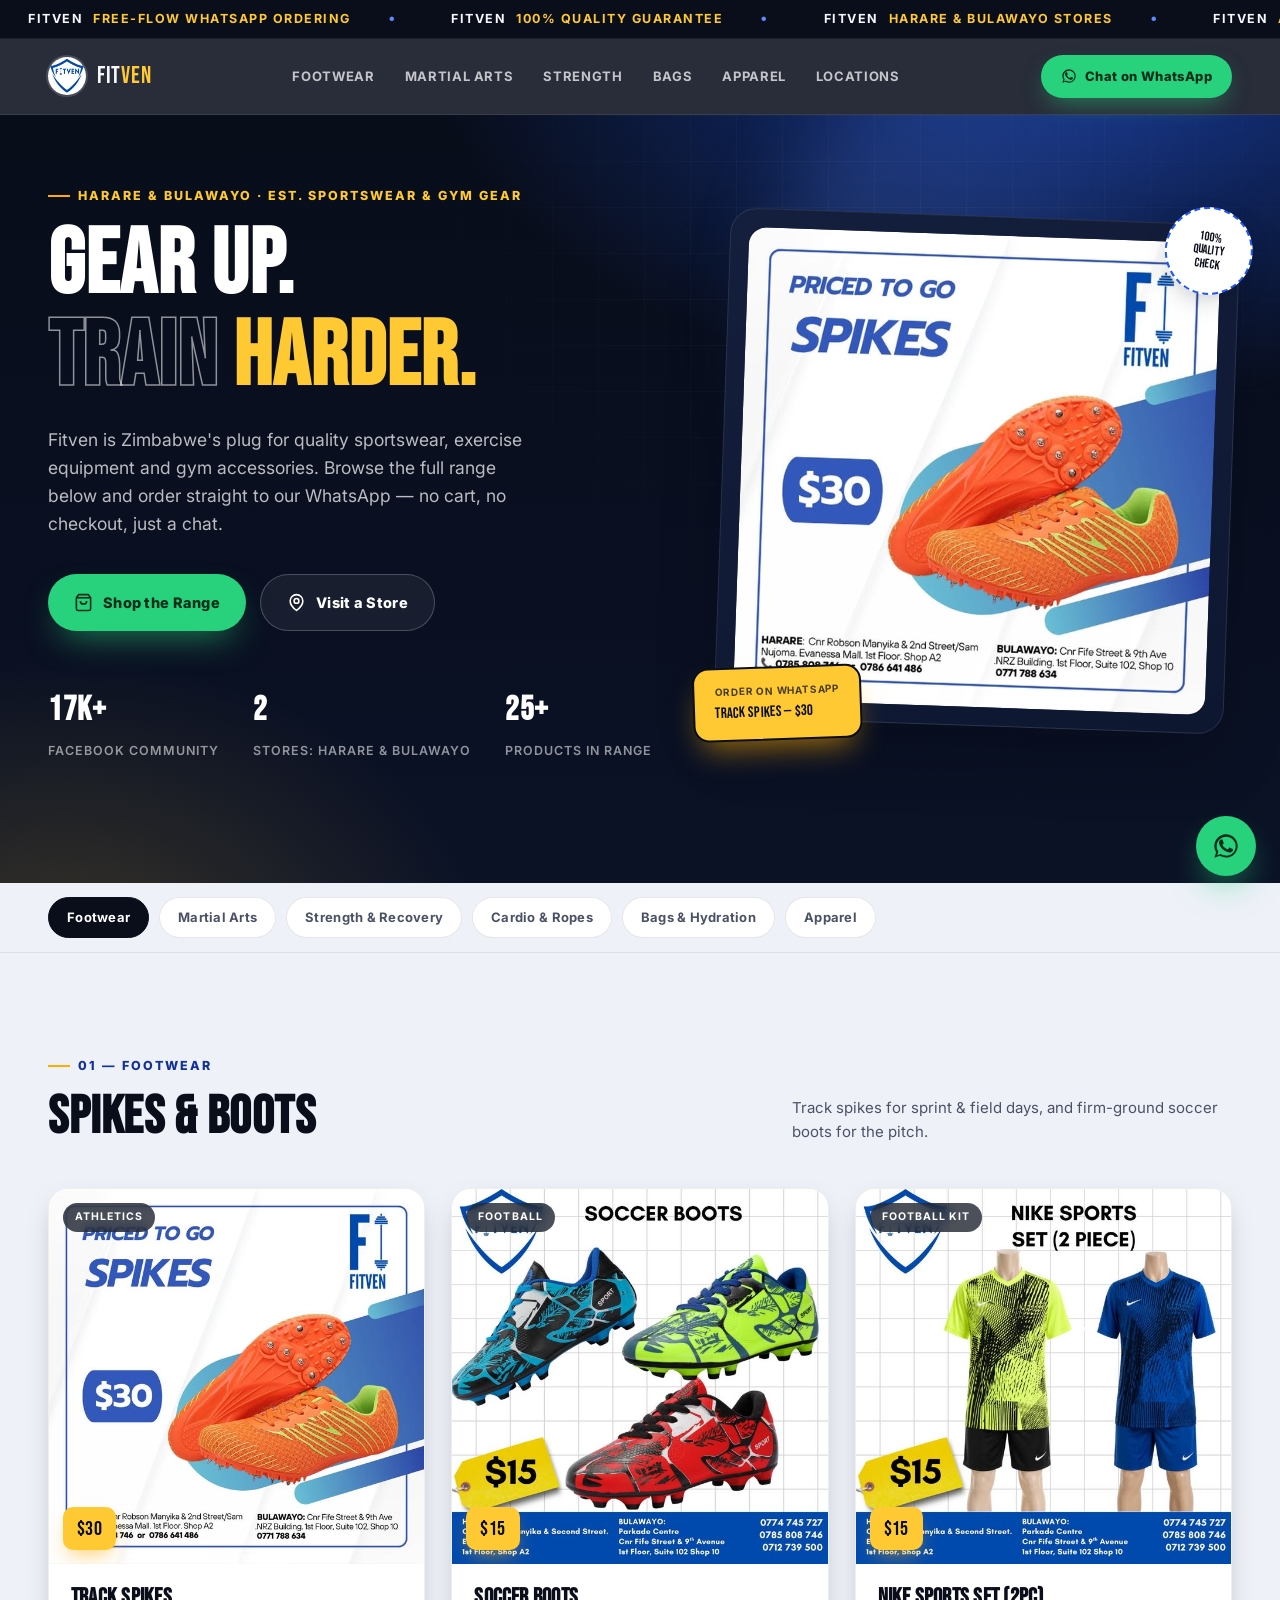
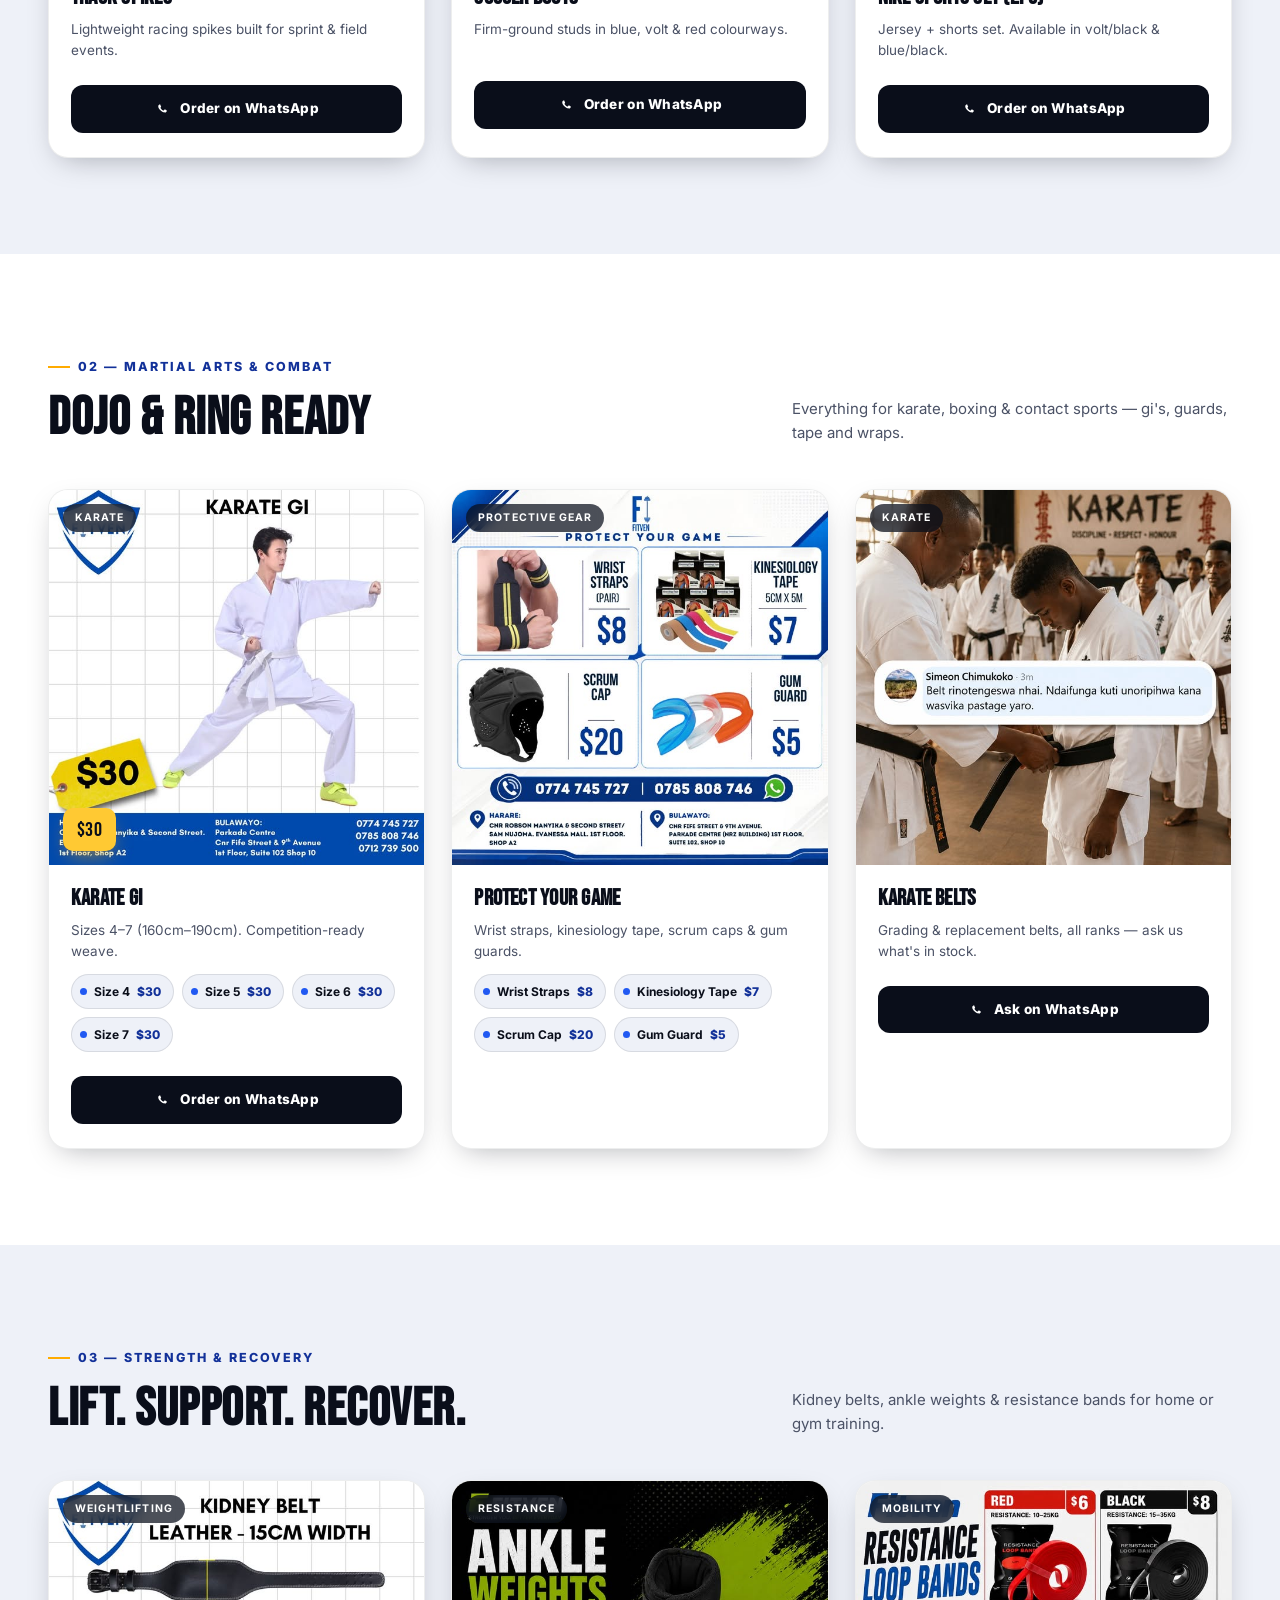
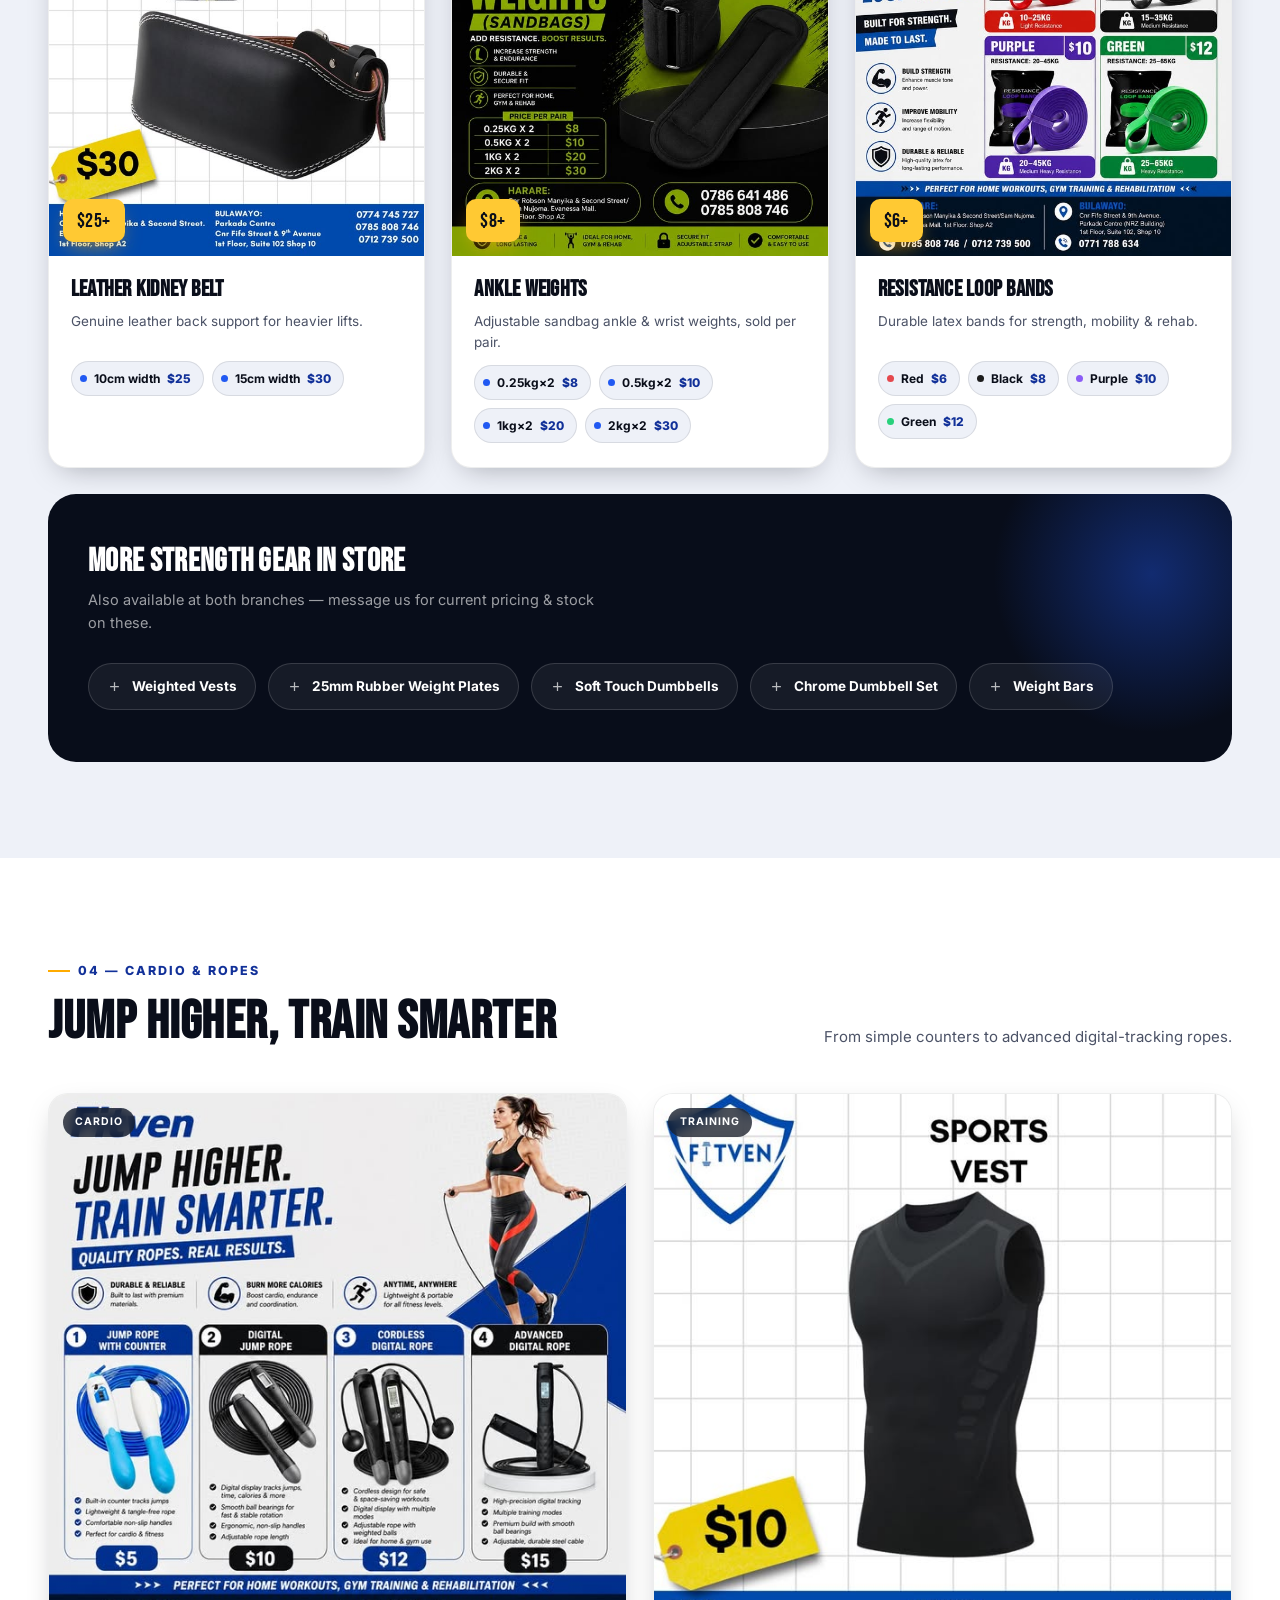
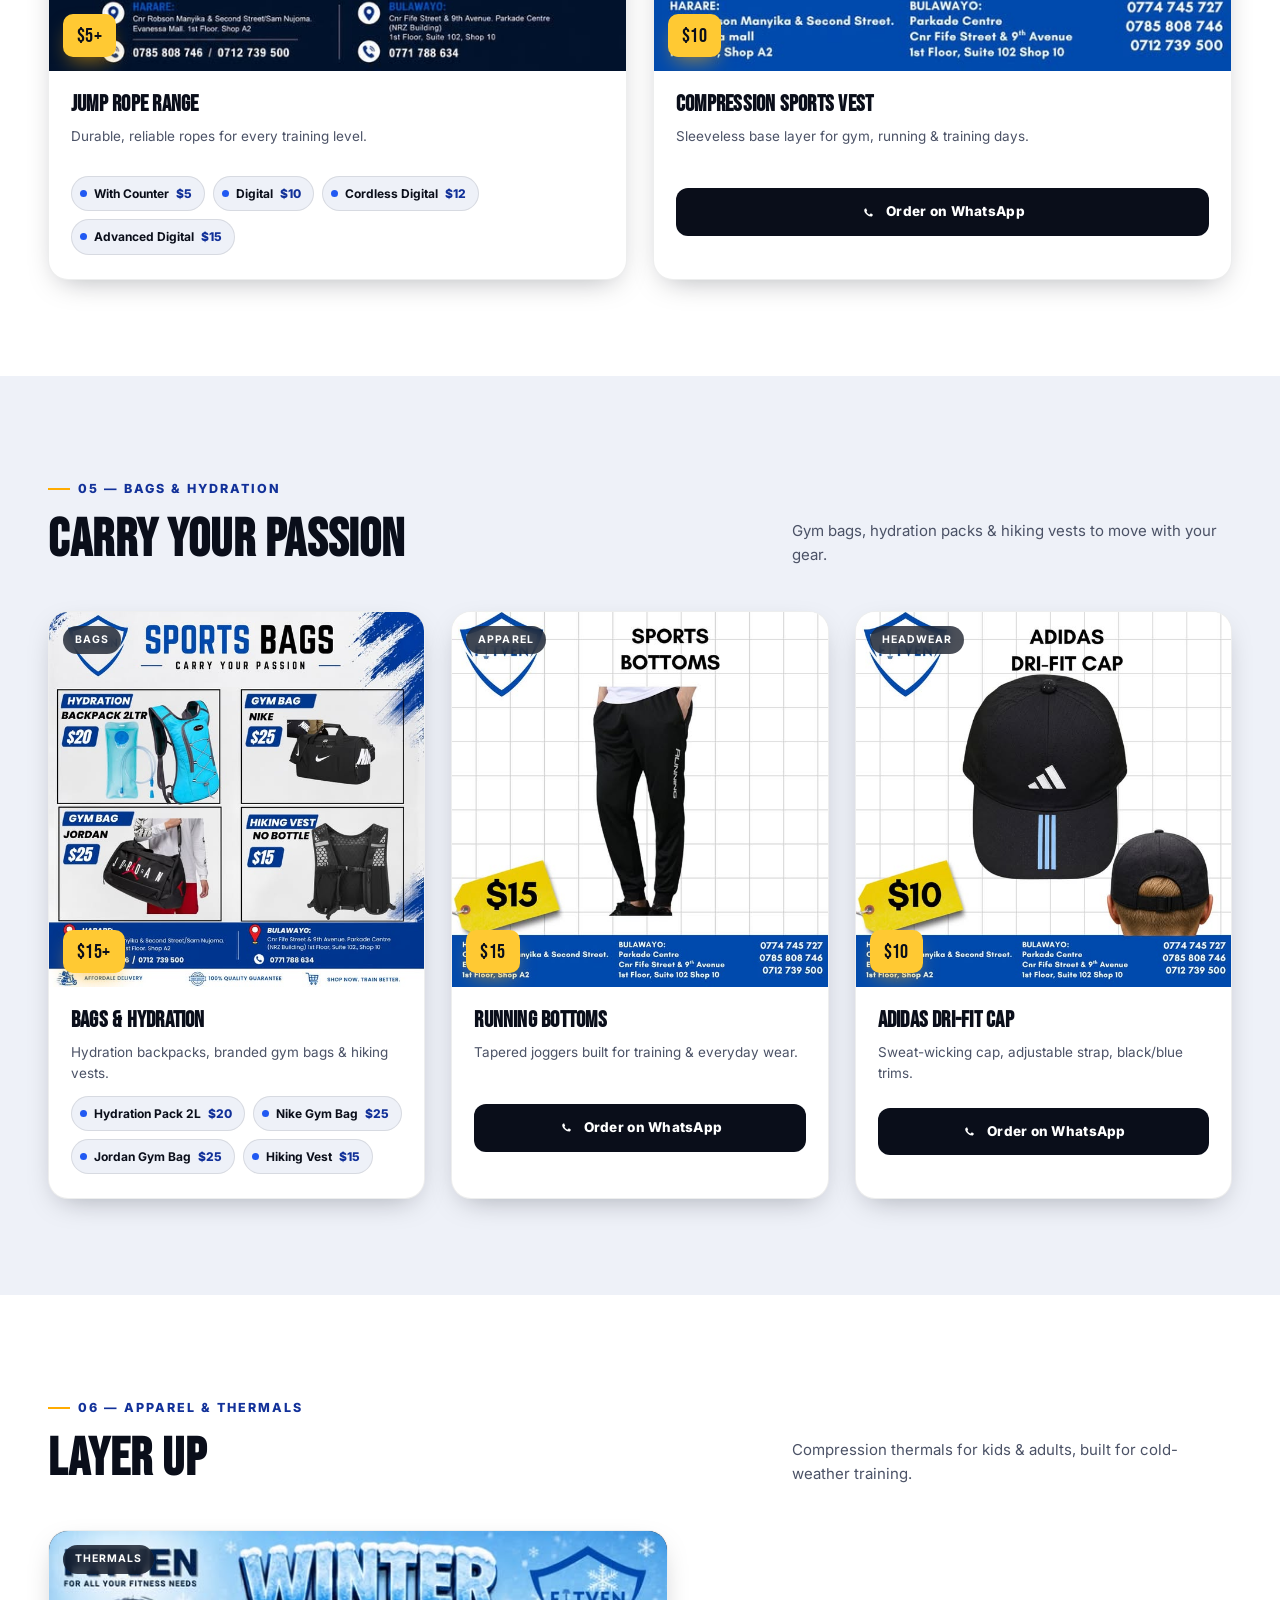
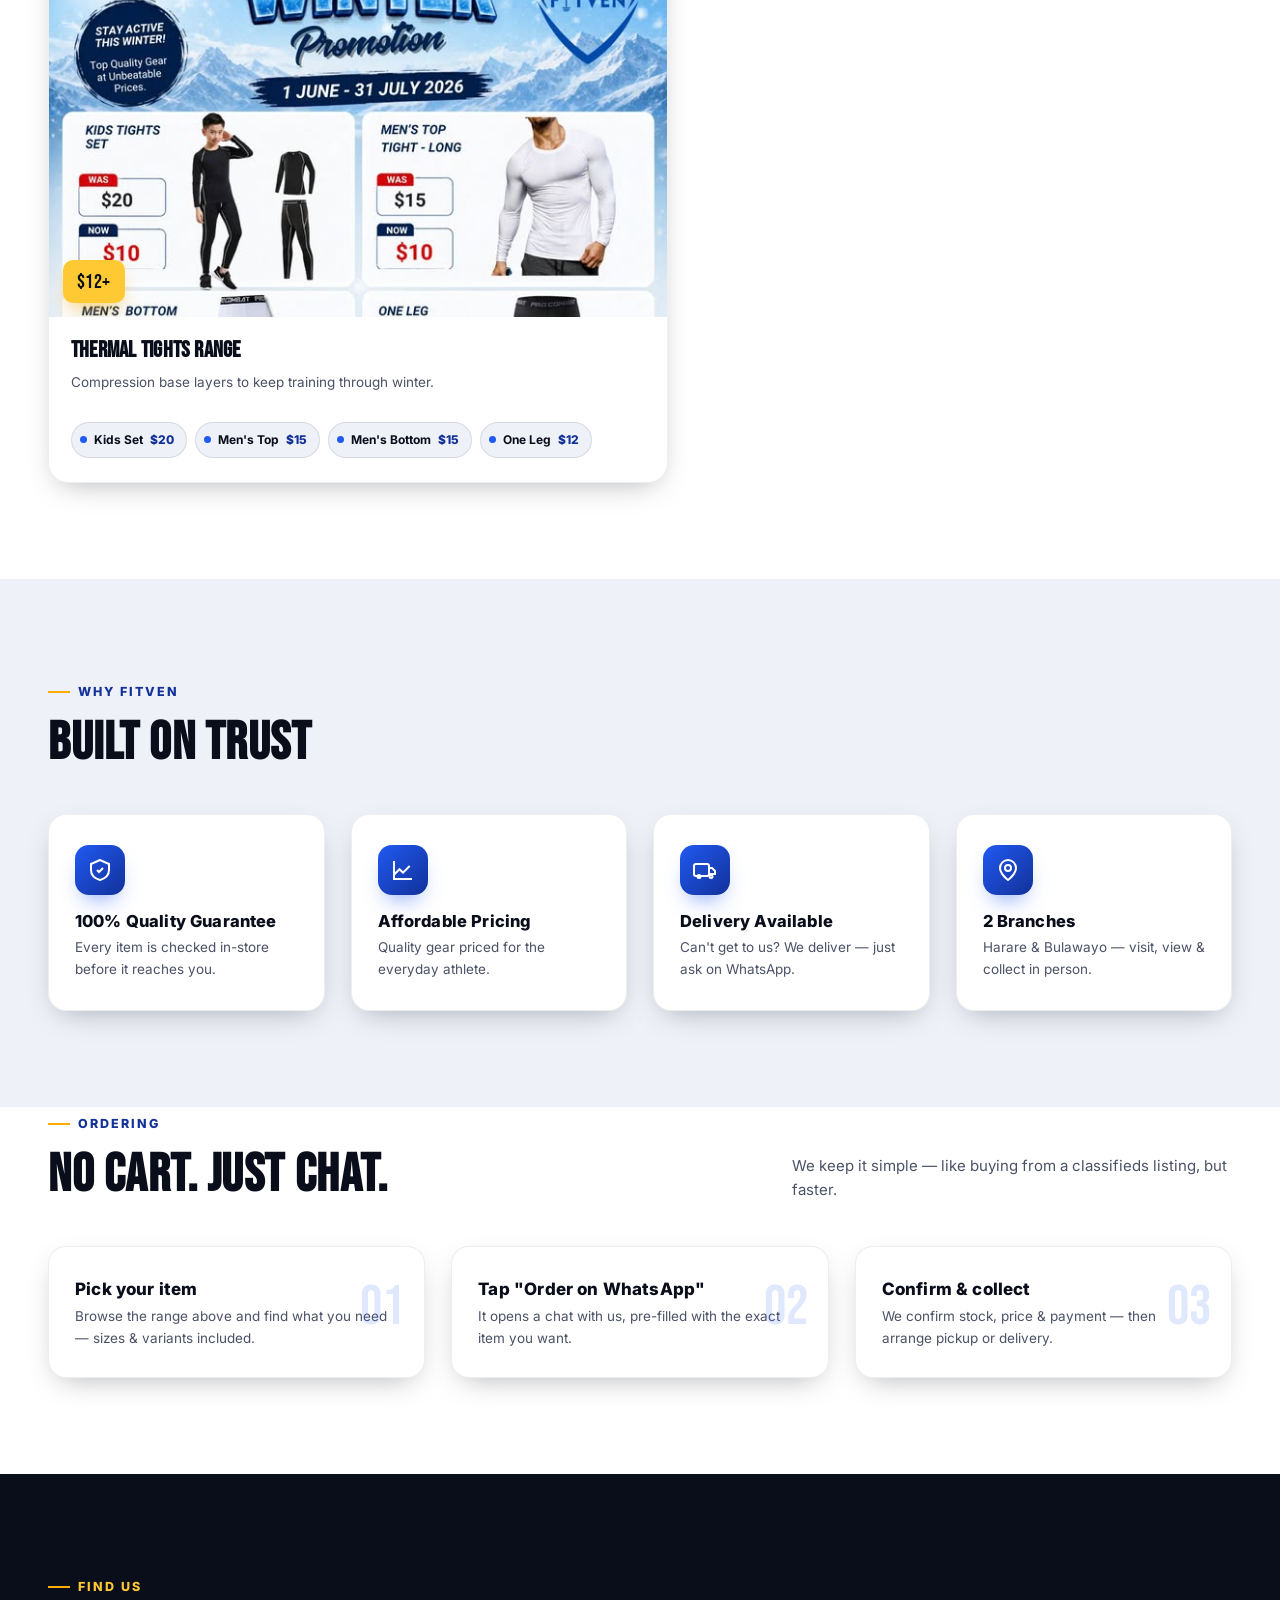
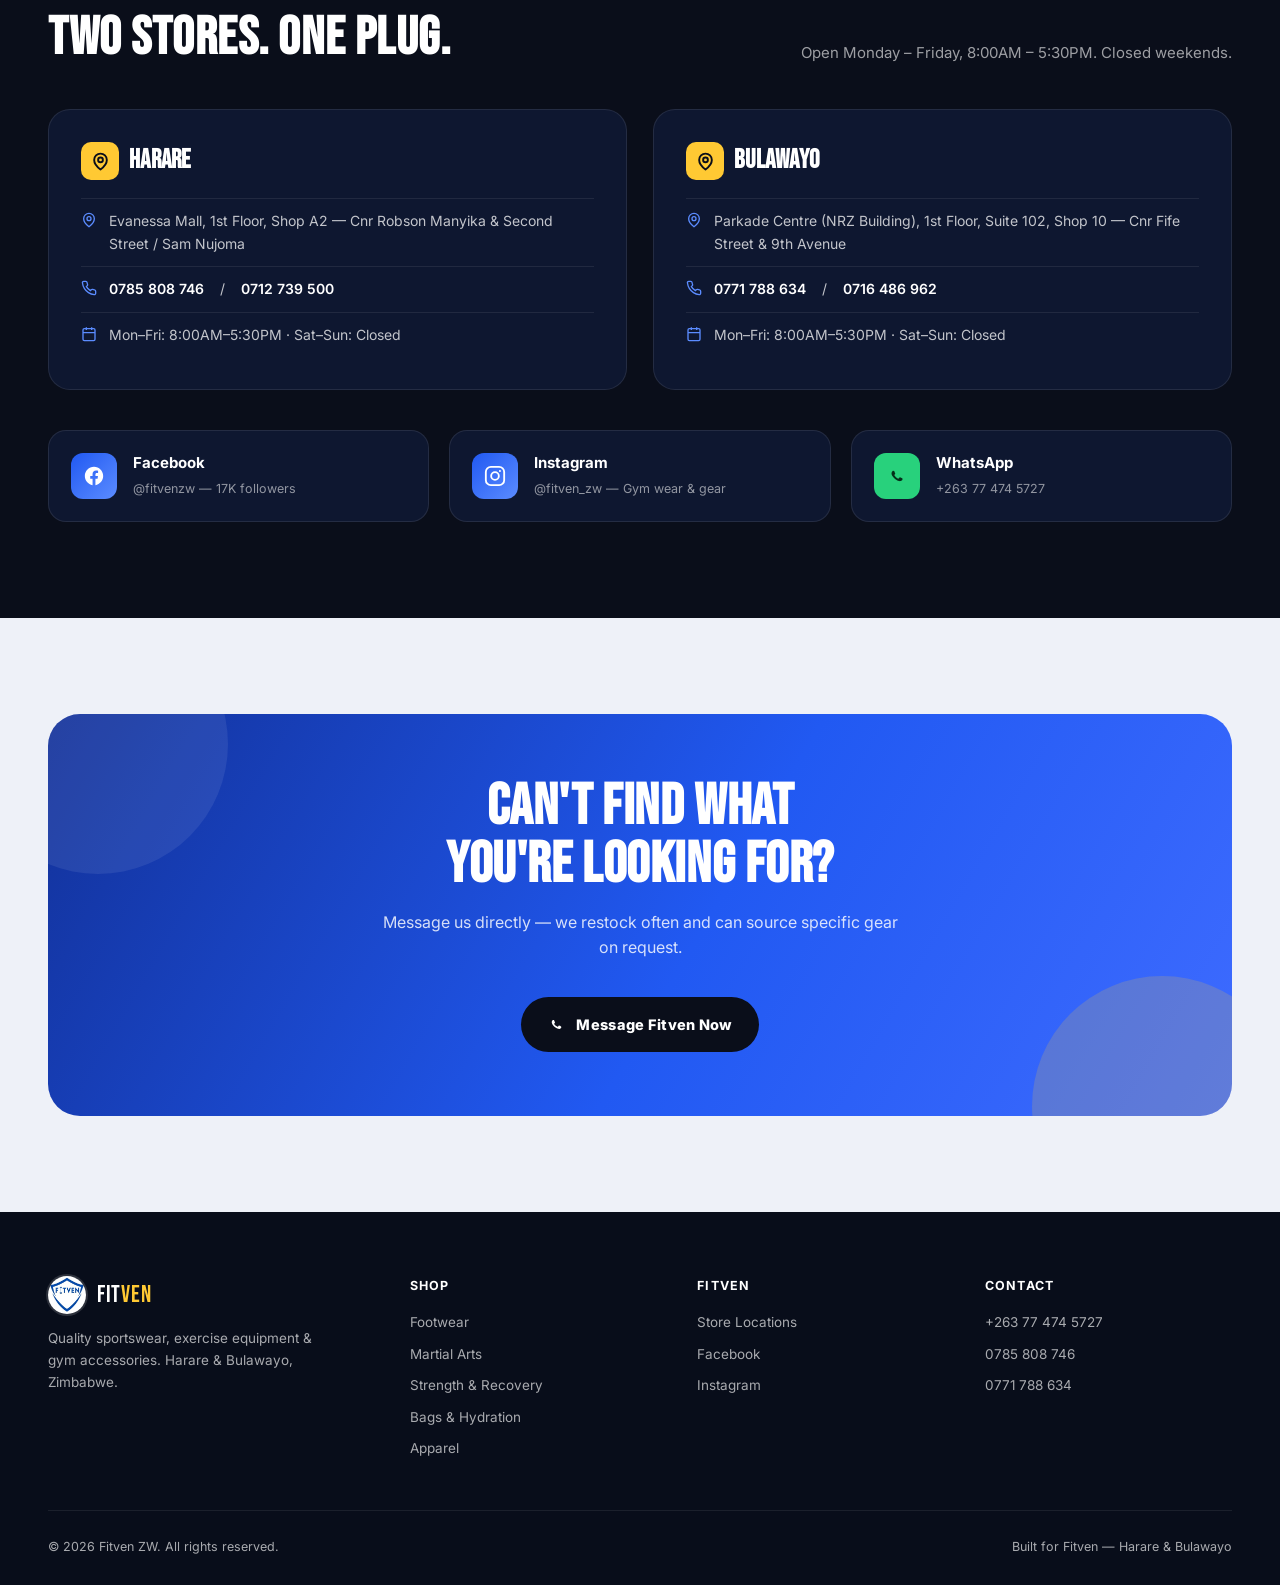
<file: work/fitven-zw.html>
<!DOCTYPE html>
<html lang="en">
<head>
<meta charset="UTF-8">
<meta name="viewport" content="width=device-width, initial-scale=1.0">
<title>Fitven ZW | Sports Equipment, Gym Wear &amp; Accessories — Harare &amp; Bulawayo</title>
<meta name="description" content="Fitven ZW — quality sportswear, exercise equipment and gym accessories in Harare &amp; Bulawayo. Browse the full range and order straight to WhatsApp, no cart needed.">
<link rel="icon" href="fitven-zw/images/logo.jpg">
<link rel="preconnect" href="https://fonts.googleapis.com">
<link rel="preconnect" href="https://fonts.gstatic.com" crossorigin>
<link href="https://fonts.googleapis.com/css2?family=Bebas+Neue&family=Inter:wght@400;500;600;700;800;900&display=swap" rel="stylesheet">
<style>
  :root{
    --navy:#080d1a;
    --navy-2:#0e1730;
    --navy-3:#141f3d;
    --line:rgba(255,255,255,0.09);
    --blue:#2159f2;
    --blue-2:#5b8cff;
    --blue-deep:#123199;
    --amber:#ffc933;
    --amber-2:#ffab00;
    --white:#f7f8fc;
    --paper:#eef1f8;
    --ink:#0a0e1a;
    --ink-soft:#4b5266;
    --muted:#8a91a8;
    --muted-dark:#6b7390;
    --green:#28d17c;
    --radius:20px;
    --radius-sm:12px;
    --shadow-lg:0 30px 70px -25px rgba(4,8,20,0.55);
    --shadow-sm:0 10px 30px -12px rgba(4,8,20,0.35);
  }
  *{margin:0;padding:0;box-sizing:border-box;}
  html{scroll-behavior:smooth;}
  body{
    background:var(--paper);
    color:var(--ink);
    font-family:'Inter',sans-serif;
    line-height:1.6;
    overflow-x:hidden;
    -webkit-font-smoothing:antialiased;
  }
  ::selection{background:var(--amber);color:var(--ink);}
  a{color:inherit;text-decoration:none;}
  img{max-width:100%;display:block;}
  ul{list-style:none;}
  button{font-family:inherit;}

  .wrap{max-width:1240px;margin:0 auto;padding:0 28px;}

  h1,h2,h3,h4{font-family:'Bebas Neue',sans-serif;letter-spacing:0.01em;line-height:1;text-transform:uppercase;}

  .eyebrow{
    display:inline-flex;align-items:center;gap:8px;
    font-size:12.5px;font-weight:800;letter-spacing:0.16em;text-transform:uppercase;
    color:var(--blue-deep);
    margin-bottom:14px;
  }
  .eyebrow::before{content:'';width:22px;height:2px;background:var(--amber-2);display:inline-block;}
  .eyebrow.on-dark{color:var(--amber);}

  /* ===== Marquee ===== */
  .marquee{
    background:var(--ink);
    color:var(--white);
    overflow:hidden;
    white-space:nowrap;
    border-bottom:1px solid rgba(255,255,255,0.08);
    position:relative;
    z-index:60;
  }
  .marquee-track{
    display:inline-flex;
    animation:scroll-left 26s linear infinite;
  }
  .marquee-track span{
    display:inline-flex;align-items:center;gap:10px;
    font-size:12.5px;font-weight:700;letter-spacing:0.12em;text-transform:uppercase;
    padding:9px 28px;
    color:var(--amber);
  }
  .marquee-track span b{color:var(--white);font-weight:700;}
  .marquee-track span::after{content:'●';font-size:6px;color:var(--blue-2);margin-left:28px;}
  @keyframes scroll-left{
    0%{transform:translateX(0);}
    100%{transform:translateX(-50%);}
  }

  /* ===== Header ===== */
  header{
    position:sticky;top:0;z-index:50;
    background:rgba(8,13,26,0.86);
    backdrop-filter:blur(14px);
    border-bottom:1px solid rgba(255,255,255,0.08);
    transition:padding .25s ease;
  }
  .nav{
    display:flex;align-items:center;justify-content:space-between;
    padding:16px 28px;
    max-width:1240px;margin:0 auto;
  }
  .brand{display:flex;align-items:center;gap:11px;}
  .brand img{width:38px;height:38px;border-radius:50%;object-fit:cover;box-shadow:0 0 0 2px rgba(255,255,255,0.15);}
  .brand-name{font-family:'Bebas Neue',sans-serif;font-size:24px;letter-spacing:0.03em;color:var(--white);}
  .brand-name span{color:var(--amber);}

  .nav-links{display:flex;align-items:center;gap:30px;}
  .nav-links a{
    font-size:13px;font-weight:700;letter-spacing:0.05em;text-transform:uppercase;
    color:rgba(255,255,255,0.72);
    transition:color .2s ease;
    position:relative;
  }
  .nav-links a:hover{color:var(--white);}

  .nav-cta{
    display:inline-flex;align-items:center;gap:8px;
    background:var(--green);
    color:#052e19;
    font-weight:800;font-size:13px;letter-spacing:0.03em;
    padding:11px 20px;border-radius:999px;
    box-shadow:0 10px 24px -8px rgba(40,209,124,0.55);
    transition:transform .2s ease, box-shadow .2s ease;
  }
  .nav-cta:hover{transform:translateY(-2px);box-shadow:0 16px 30px -8px rgba(40,209,124,0.7);}
  .nav-cta svg{width:16px;height:16px;}

  .burger{display:none;flex-direction:column;gap:5px;cursor:pointer;background:none;border:none;padding:6px;}
  .burger span{width:24px;height:2px;background:#fff;border-radius:2px;}

  .mobile-panel{
    display:none;
    position:fixed;inset:0;z-index:100;
    background:var(--navy);
    padding:26px 28px;
    flex-direction:column;
  }
  .mobile-panel.open{display:flex;}
  .mobile-panel-top{display:flex;justify-content:space-between;align-items:center;margin-bottom:40px;}
  .mobile-panel a.mlink{
    font-family:'Bebas Neue',sans-serif;
    font-size:34px;color:#fff;padding:14px 0;
    border-bottom:1px solid rgba(255,255,255,0.08);
    letter-spacing:0.02em;
  }
  .mobile-panel .nav-cta{margin-top:30px;justify-content:center;}
  .close-x{width:26px;height:26px;color:#fff;cursor:pointer;}

  /* ===== Hero ===== */
  .hero{
    position:relative;
    background:radial-gradient(1100px 600px at 85% -10%, rgba(33,89,242,0.55), transparent 60%),
               radial-gradient(700px 500px at 5% 110%, rgba(255,201,51,0.18), transparent 60%),
               linear-gradient(180deg,#080d1a 0%, #0b1226 100%);
    color:#fff;
    padding:96px 0 120px;
    overflow:hidden;
  }
  .hero::before{
    content:'';position:absolute;inset:0;
    background-image:
      linear-gradient(rgba(255,255,255,0.045) 1px, transparent 1px),
      linear-gradient(90deg, rgba(255,255,255,0.045) 1px, transparent 1px);
    background-size:46px 46px;
    mask-image:radial-gradient(700px 500px at 70% 20%, black, transparent 75%);
    pointer-events:none;
  }
  .hero-diag{
    position:absolute;right:-10%;top:-15%;width:640px;height:640px;
    background:conic-gradient(from 210deg, rgba(91,140,255,0.35), transparent 55%);
    filter:blur(40px);
    border-radius:50%;
    pointer-events:none;
  }
  .hero-grid{
    position:relative;z-index:2;
    display:grid;grid-template-columns:1.1fr 0.9fr;gap:50px;align-items:center;
  }
  .hero h1{
    font-size:clamp(48px,7.2vw,92px);
    color:#fff;
  }
  .hero h1 em{
    font-style:normal;color:var(--amber);
    -webkit-text-stroke:0;
  }
  .hero h1 .stroke{
    -webkit-text-stroke:1.5px rgba(255,255,255,0.55);
    color:transparent;
  }
  .hero p.lead{
    margin-top:22px;font-size:17.5px;color:rgba(255,255,255,0.72);max-width:480px;font-weight:400;
  }
  .hero-ctas{display:flex;flex-wrap:wrap;gap:14px;margin-top:36px;}
  .btn{
    display:inline-flex;align-items:center;gap:10px;
    padding:16px 26px;border-radius:999px;
    font-weight:800;font-size:14.5px;letter-spacing:0.02em;
    cursor:pointer;border:none;transition:transform .22s ease, box-shadow .22s ease, background .22s ease;
  }
  .btn svg{width:19px;height:19px;flex-shrink:0;}
  .btn-primary{
    background:var(--green);color:#052e19;
    box-shadow:0 16px 34px -12px rgba(40,209,124,0.6);
  }
  .btn-primary:hover{transform:translateY(-3px);box-shadow:0 20px 40px -10px rgba(40,209,124,0.75);}
  .btn-ghost{
    background:rgba(255,255,255,0.06);color:#fff;
    border:1px solid rgba(255,255,255,0.22);
  }
  .btn-ghost:hover{background:rgba(255,255,255,0.14);transform:translateY(-3px);}
  .btn-dark{background:var(--ink);color:#fff;}
  .btn-dark:hover{transform:translateY(-3px);box-shadow:0 16px 30px -10px rgba(0,0,0,0.5);}

  .hero-stats{display:flex;gap:34px;margin-top:52px;flex-wrap:wrap;}
  .hero-stats div b{
    display:block;font-family:'Bebas Neue',sans-serif;font-size:34px;color:#fff;letter-spacing:0.02em;
  }
  .hero-stats div span{font-size:12.5px;color:rgba(255,255,255,0.55);text-transform:uppercase;letter-spacing:0.08em;font-weight:600;}

  .hero-visual{position:relative;z-index:2;}
  .hero-card{
    position:relative;
    background:linear-gradient(160deg, var(--navy-3), var(--navy-2));
    border:1px solid rgba(255,255,255,0.1);
    border-radius:26px;
    padding:18px;
    box-shadow:var(--shadow-lg);
    transform:rotate(2deg);
  }
  .hero-card img{border-radius:18px;width:100%;aspect-ratio:1/1;object-fit:cover;}
  .hero-tag{
    position:absolute;bottom:-22px;left:-22px;
    background:var(--amber);color:var(--ink);
    padding:14px 20px;border-radius:16px;
    font-family:'Bebas Neue',sans-serif;font-size:15px;letter-spacing:0.02em;
    box-shadow:0 16px 30px -10px rgba(255,171,0,0.6);
    transform:rotate(-4deg);
    display:flex;flex-direction:column;gap:2px;
    border:2px solid var(--ink);
  }
  .hero-tag small{font-family:'Inter',sans-serif;font-size:10px;font-weight:700;letter-spacing:0.08em;text-transform:uppercase;opacity:0.75;}
  .hero-badge{
    position:absolute;top:-18px;right:-14px;
    background:#fff;color:var(--ink);
    width:88px;height:88px;border-radius:50%;
    display:flex;align-items:center;justify-content:center;text-align:center;
    font-family:'Bebas Neue',sans-serif;font-size:12.5px;line-height:1.05;
    box-shadow:var(--shadow-sm);
    transform:rotate(6deg);
    border:2px dashed var(--blue);
  }

  /* ===== Category pills ===== */
  .cat-nav{
    position:sticky;top:64px;z-index:40;
    background:rgba(238,241,248,0.92);
    backdrop-filter:blur(10px);
    border-bottom:1px solid rgba(10,14,26,0.08);
  }
  .cat-nav-inner{
    display:flex;gap:10px;padding:14px 28px;overflow-x:auto;
    max-width:1240px;margin:0 auto;
    scrollbar-width:none;
  }
  .cat-nav-inner::-webkit-scrollbar{display:none;}
  .cat-pill{
    flex-shrink:0;
    padding:9px 18px;border-radius:999px;
    font-size:13px;font-weight:700;letter-spacing:0.02em;
    background:#fff;color:var(--ink-soft);
    border:1px solid rgba(10,14,26,0.1);
    transition:all .2s ease;
    white-space:nowrap;
  }
  .cat-pill:hover,.cat-pill.active{
    background:var(--ink);color:#fff;border-color:var(--ink);
  }

  /* ===== Section shells ===== */
  section{padding:96px 0;}
  .section-head{
    display:flex;justify-content:space-between;align-items:flex-end;gap:24px;
    margin-bottom:44px;flex-wrap:wrap;
  }
  .section-head h2{font-size:clamp(34px,5vw,54px);color:var(--ink);}
  .section-head p{color:var(--ink-soft);max-width:440px;font-size:15px;}

  .reveal{opacity:0;transform:translateY(28px);transition:opacity .7s ease, transform .7s ease;}
  .reveal.in{opacity:1;transform:translateY(0);}

  /* ===== Product grid ===== */
  .grid{display:grid;grid-template-columns:repeat(3,1fr);gap:26px;}
  .card{
    background:#fff;
    border-radius:var(--radius);
    overflow:hidden;
    border:1px solid rgba(10,14,26,0.07);
    box-shadow:var(--shadow-sm);
    display:flex;flex-direction:column;
    transition:transform .35s cubic-bezier(.2,.8,.2,1), box-shadow .35s ease;
    position:relative;
  }
  .card:hover{transform:translateY(-8px);box-shadow:var(--shadow-lg);}
  .card-media{position:relative;aspect-ratio:1/1;overflow:hidden;background:var(--navy);}
  .card-media img{width:100%;height:100%;object-fit:cover;transition:transform .6s ease;}
  .card:hover .card-media img{transform:scale(1.07);}
  .card-cat{
    position:absolute;top:14px;left:14px;
    background:rgba(8,13,26,0.72);backdrop-filter:blur(6px);
    color:#fff;font-size:10.5px;font-weight:700;letter-spacing:0.1em;text-transform:uppercase;
    padding:6px 12px;border-radius:999px;
  }
  .card-price-badge{
    position:absolute;bottom:14px;left:14px;
    background:var(--amber);color:var(--ink);
    font-family:'Bebas Neue',sans-serif;font-size:20px;letter-spacing:0.02em;
    padding:6px 14px 5px;border-radius:10px;
    box-shadow:0 10px 20px -6px rgba(255,171,0,0.55);
  }
  .card-body{padding:22px 22px 24px;display:flex;flex-direction:column;gap:10px;flex:1;}
  .card-body h3{font-size:23px;color:var(--ink);letter-spacing:0.01em;}
  .card-body .desc{font-size:13.5px;color:var(--ink-soft);line-height:1.55;min-height:38px;}

  .chip-row{display:flex;flex-wrap:wrap;gap:8px;margin-top:2px;}
  .chip{
    display:inline-flex;align-items:center;gap:7px;
    background:var(--paper);border:1px solid rgba(10,14,26,0.1);
    padding:7px 12px 7px 8px;border-radius:999px;
    font-size:12px;font-weight:700;color:var(--ink);
    cursor:pointer;transition:all .2s ease;
  }
  .chip:hover{background:var(--green);border-color:var(--green);color:#052e19;}
  .chip .dot{width:7px;height:7px;border-radius:50%;background:var(--blue);flex-shrink:0;}
  .chip b{color:var(--blue-deep);font-weight:800;}
  .chip:hover b{color:#052e19;}

  .wa-btn{
    margin-top:14px;
    display:inline-flex;align-items:center;justify-content:center;gap:9px;
    background:var(--ink);color:#fff;
    padding:13px 18px;border-radius:12px;
    font-weight:800;font-size:13.5px;letter-spacing:0.02em;
    transition:background .2s ease, transform .2s ease;
  }
  .wa-btn:hover{background:var(--green);color:#052e19;transform:translateY(-2px);}
  .wa-btn svg{width:17px;height:17px;}

  @media(max-width:980px){
    .grid{grid-template-columns:repeat(2,1fr);}
  }
  @media(max-width:640px){
    .grid{grid-template-columns:1fr;}
  }

  /* ===== More in store ===== */
  .more-store{
    background:var(--navy);
    border-radius:28px;
    padding:52px 40px;
    color:#fff;
    position:relative;
    overflow:hidden;
  }
  .more-store::after{
    content:'';position:absolute;right:-80px;top:-80px;width:320px;height:320px;border-radius:50%;
    background:radial-gradient(circle, rgba(33,89,242,0.4), transparent 70%);
  }
  .more-store h3{font-size:32px;color:#fff;position:relative;z-index:2;}
  .more-store p{color:rgba(255,255,255,0.6);max-width:520px;margin-top:10px;font-size:14.5px;position:relative;z-index:2;}
  .more-chip-row{display:flex;flex-wrap:wrap;gap:12px;margin-top:28px;position:relative;z-index:2;}
  .more-chip{
    display:inline-flex;align-items:center;gap:10px;
    background:rgba(255,255,255,0.06);border:1px solid rgba(255,255,255,0.14);
    padding:12px 18px;border-radius:999px;
    font-size:13.5px;font-weight:700;color:#fff;
    transition:all .2s ease;cursor:pointer;
  }
  .more-chip:hover{background:var(--green);color:#052e19;border-color:var(--green);}
  .more-chip svg{width:15px;height:15px;opacity:0.7;}

  /* ===== Why us ===== */
  .why-grid{display:grid;grid-template-columns:repeat(4,1fr);gap:26px;}
  .why-card{
    background:#fff;border-radius:18px;padding:30px 26px;
    border:1px solid rgba(10,14,26,0.07);
    box-shadow:var(--shadow-sm);
  }
  .why-card .ico{
    width:50px;height:50px;border-radius:14px;
    background:linear-gradient(135deg,var(--blue),var(--blue-deep));
    display:flex;align-items:center;justify-content:center;margin-bottom:18px;
    box-shadow:0 12px 22px -10px rgba(33,89,242,0.6);
  }
  .why-card .ico svg{width:24px;height:24px;color:#fff;}
  .why-card h4{font-family:'Inter',sans-serif;font-size:16.5px;font-weight:800;text-transform:none;margin-bottom:8px;color:var(--ink);}
  .why-card p{font-size:13.5px;color:var(--ink-soft);}
  @media(max-width:980px){.why-grid{grid-template-columns:repeat(2,1fr);}}
  @media(max-width:560px){.why-grid{grid-template-columns:1fr;}}

  /* ===== How it works ===== */
  .steps{display:grid;grid-template-columns:repeat(3,1fr);gap:26px;counter-reset:step;}
  .step{
    position:relative;background:#fff;border-radius:18px;padding:34px 26px 28px;
    border:1px solid rgba(10,14,26,0.07);box-shadow:var(--shadow-sm);
  }
  .step .num{
    font-family:'Bebas Neue',sans-serif;font-size:56px;color:rgba(33,89,242,0.14);
    position:absolute;top:16px;right:20px;
  }
  .step h4{font-family:'Inter',sans-serif;font-size:17px;font-weight:800;margin-bottom:8px;color:var(--ink);text-transform:none;}
  .step p{font-size:13.5px;color:var(--ink-soft);}
  @media(max-width:860px){.steps{grid-template-columns:1fr;}}

  /* ===== Locations ===== */
  .loc-section{background:var(--ink);color:#fff;}
  .loc-grid{display:grid;grid-template-columns:1fr 1fr;gap:26px;}
  .loc-card{
    background:var(--navy-2);
    border:1px solid rgba(255,255,255,0.09);
    border-radius:22px;padding:32px;
  }
  .loc-card .city{display:flex;align-items:center;gap:10px;margin-bottom:18px;}
  .loc-card .city .pin{
    width:38px;height:38px;border-radius:10px;background:var(--amber);
    display:flex;align-items:center;justify-content:center;flex-shrink:0;
  }
  .loc-card .city .pin svg{width:19px;height:19px;color:var(--ink);}
  .loc-card .city h3{font-size:26px;color:#fff;}
  .loc-line{display:flex;gap:12px;padding:11px 0;border-top:1px solid rgba(255,255,255,0.08);font-size:14px;color:rgba(255,255,255,0.75);}
  .loc-line:first-of-type{border-top:none;}
  .loc-line svg{width:16px;height:16px;flex-shrink:0;margin-top:2px;color:var(--blue-2);}
  .loc-line a{color:#fff;font-weight:600;}
  .loc-line a:hover{color:var(--amber);}
  @media(max-width:860px){.loc-grid{grid-template-columns:1fr;}}

  /* ===== Socials ===== */
  .social-strip{
    display:flex;gap:20px;flex-wrap:wrap;margin-top:40px;
  }
  .social-card{
    flex:1;min-width:240px;
    display:flex;align-items:center;gap:16px;
    background:var(--navy-2);border:1px solid rgba(255,255,255,0.09);
    border-radius:18px;padding:20px 22px;
    transition:all .2s ease;
  }
  .social-card:hover{background:rgba(255,255,255,0.08);transform:translateY(-3px);}
  .social-card .s-ico{
    width:46px;height:46px;border-radius:12px;flex-shrink:0;
    display:flex;align-items:center;justify-content:center;
    background:linear-gradient(135deg,var(--blue),var(--blue-2));
  }
  .social-card .s-ico svg{width:22px;height:22px;color:#fff;}
  .social-card b{display:block;font-size:15px;color:#fff;}
  .social-card span{font-size:12.5px;color:rgba(255,255,255,0.55);}

  /* ===== Final CTA ===== */
  .final-cta{
    background:linear-gradient(120deg, var(--blue-deep), var(--blue) 55%, #3e6bff);
    border-radius:32px;
    padding:64px 48px;
    text-align:center;
    color:#fff;
    position:relative;overflow:hidden;
  }
  .final-cta::before,.final-cta::after{
    content:'';position:absolute;width:260px;height:260px;border-radius:50%;
    background:rgba(255,255,255,0.08);
  }
  .final-cta::before{top:-100px;left:-80px;}
  .final-cta::after{bottom:-120px;right:-60px;background:rgba(255,201,51,0.18);}
  .final-cta h2{font-size:clamp(32px,5.4vw,58px);position:relative;z-index:2;}
  .final-cta p{max-width:520px;margin:16px auto 0;color:rgba(255,255,255,0.82);position:relative;z-index:2;}
  .final-cta .hero-ctas{justify-content:center;position:relative;z-index:2;}

  /* ===== Footer ===== */
  footer{background:var(--navy);color:rgba(255,255,255,0.65);padding:64px 0 28px;}
  .foot-grid{display:grid;grid-template-columns:1.3fr 1fr 1fr 1fr;gap:40px;padding-bottom:40px;border-bottom:1px solid rgba(255,255,255,0.08);}
  .foot-brand .brand{margin-bottom:14px;}
  .foot-brand p{font-size:13.5px;max-width:280px;}
  footer h5{font-size:12.5px;letter-spacing:0.1em;text-transform:uppercase;color:#fff;margin-bottom:16px;font-weight:700;}
  footer ul li{margin-bottom:10px;font-size:13.5px;}
  footer ul li a:hover{color:var(--amber);}
  .foot-bottom{display:flex;justify-content:space-between;align-items:center;padding-top:26px;flex-wrap:wrap;gap:12px;font-size:12.5px;}
  @media(max-width:860px){.foot-grid{grid-template-columns:1fr 1fr;}}
  @media(max-width:560px){.foot-grid{grid-template-columns:1fr;}}

  /* ===== Floating WhatsApp ===== */
  .float-wa{
    position:fixed;bottom:24px;right:24px;z-index:90;
    width:60px;height:60px;border-radius:50%;
    background:var(--green);
    display:flex;align-items:center;justify-content:center;
    box-shadow:0 16px 34px -10px rgba(40,209,124,0.65);
    animation:pulse-wa 2.6s ease-in-out infinite;
  }
  .float-wa svg{width:28px;height:28px;color:#052e19;}
  @keyframes pulse-wa{
    0%,100%{box-shadow:0 16px 34px -10px rgba(40,209,124,0.65);}
    50%{box-shadow:0 16px 34px -10px rgba(40,209,124,0.95),0 0 0 10px rgba(40,209,124,0.14);}
  }

  @media(max-width:980px){
    .nav-links{display:none;}
    .burger{display:flex;}
    .nav .nav-cta{display:none;}
    .hero-grid{grid-template-columns:1fr;}
    .hero-visual{max-width:360px;margin:0 auto;}
    .why-grid{grid-template-columns:repeat(2,1fr);}
    .section-head{align-items:flex-start;}
  }
  @media(max-width:640px){
    .wrap{padding:0 20px;}
    .hero{padding:70px 0 90px;}
    section{padding:64px 0;}
    .foot-bottom{flex-direction:column;align-items:flex-start;}
    .nav{padding:14px 20px;}
    .cat-nav-inner{padding:12px 20px;}
  }
</style>
</head>
<body>

<div class="marquee">
  <div class="marquee-track" id="marqueeTrack"></div>
</div>

<header id="siteHeader">
  <div class="nav">
    <a href="#top" class="brand">
      <img src="fitven-zw/images/logo.jpg" alt="Fitven ZW logo">
      <span class="brand-name">FIT<span>VEN</span></span>
    </a>
    <nav class="nav-links">
      <a href="#footwear">Footwear</a>
      <a href="#martial-arts">Martial Arts</a>
      <a href="#strength">Strength</a>
      <a href="#bags">Bags</a>
      <a href="#apparel">Apparel</a>
      <a href="#locations">Locations</a>
    </nav>
    <a class="nav-cta wa-link" data-product="" data-price="" href="#">
      <svg viewBox="0 0 24 24" fill="currentColor"><path d="M17.472 14.382c-.297-.149-1.758-.867-2.03-.967-.273-.099-.471-.148-.67.15-.197.297-.767.966-.94 1.164-.173.199-.347.223-.644.075-.297-.15-1.255-.463-2.39-1.475-.883-.788-1.48-1.761-1.653-2.059-.173-.297-.018-.458.13-.606.134-.133.298-.347.446-.52.149-.174.198-.298.298-.497.099-.198.05-.371-.025-.52-.075-.149-.669-1.612-.916-2.207-.242-.579-.487-.5-.669-.51-.173-.008-.371-.01-.57-.01-.198 0-.52.074-.792.372-.272.297-1.04 1.016-1.04 2.479 0 1.462 1.065 2.875 1.213 3.074.149.198 2.095 3.2 5.076 4.487.71.306 1.263.489 1.694.626.712.226 1.36.194 1.872.118.571-.085 1.758-.719 2.006-1.413.248-.694.248-1.289.173-1.413-.074-.124-.272-.198-.57-.347z"></path><path d="M12.004 2C6.486 2 2 6.486 2 12.004c0 1.987.581 3.833 1.583 5.393L2 22l4.735-1.558a9.955 9.955 0 0 0 5.269 1.514h.004c5.518 0 10.004-4.486 10.004-10.004C22 6.486 17.522 2 12.004 2zm0 18.191h-.003a8.17 8.17 0 0 1-4.166-1.14l-.299-.177-3.096 1.02.99-3.019-.195-.31a8.146 8.146 0 0 1-1.253-4.36c0-4.5 3.66-8.161 8.166-8.161 2.182 0 4.23.85 5.773 2.394a8.113 8.113 0 0 1 2.39 5.775c0 4.5-3.66 8.161-8.166 8.161z"></path></svg>
      Chat on WhatsApp
    </a>
    <button class="burger" id="burgerBtn" aria-label="Open menu">
      <span></span><span></span><span></span>
    </button>
  </div>
</header>

<div class="mobile-panel" id="mobilePanel">
  <div class="mobile-panel-top">
    <a href="#top" class="brand">
      <img src="fitven-zw/images/logo.jpg" alt="Fitven ZW logo">
      <span class="brand-name" style="color:#fff">FIT<span style="color:var(--amber)">VEN</span></span>
    </a>
    <svg class="close-x" id="closeX" viewBox="0 0 24 24" fill="none" stroke="currentColor" stroke-width="2"><line x1="18" y1="6" x2="6" y2="18"></line><line x1="6" y1="6" x2="18" y2="18"></line></svg>
  </div>
  <a class="mlink" href="#footwear">Footwear</a>
  <a class="mlink" href="#martial-arts">Martial Arts</a>
  <a class="mlink" href="#strength">Strength</a>
  <a class="mlink" href="#bags">Bags</a>
  <a class="mlink" href="#apparel">Apparel</a>
  <a class="mlink" href="#locations">Locations</a>
  <a class="nav-cta wa-link" data-product="" data-price="" href="#">
    <svg viewBox="0 0 24 24" fill="currentColor"><path d="M17.472 14.382c-.297-.149-1.758-.867-2.03-.967-.273-.099-.471-.148-.67.15-.197.297-.767.966-.94 1.164-.173.199-.347.223-.644.075-.297-.15-1.255-.463-2.39-1.475-.883-.788-1.48-1.761-1.653-2.059-.173-.297-.018-.458.13-.606.134-.133.298-.347.446-.52.149-.174.198-.298.298-.497.099-.198.05-.371-.025-.52-.075-.149-.669-1.612-.916-2.207-.242-.579-.487-.5-.669-.51-.173-.008-.371-.01-.57-.01-.198 0-.52.074-.792.372-.272.297-1.04 1.016-1.04 2.479 0 1.462 1.065 2.875 1.213 3.074.149.198 2.095 3.2 5.076 4.487.71.306 1.263.489 1.694.626.712.226 1.36.194 1.872.118.571-.085 1.758-.719 2.006-1.413.248-.694.248-1.289.173-1.413-.074-.124-.272-.198-.57-.347z"></path></svg>
    Chat on WhatsApp
  </a>
</div>

<main id="top">

  <!-- ===== HERO ===== -->
  <section class="hero" style="padding-top:64px;">
    <div class="hero-diag"></div>
    <div class="wrap hero-grid">
      <div>
        <span class="eyebrow on-dark">Harare &amp; Bulawayo · Est. sportswear &amp; gym gear</span>
        <h1>GEAR UP.<br><span class="stroke">TRAIN</span> <em>HARDER.</em></h1>
        <p class="lead">Fitven is Zimbabwe's plug for quality sportswear, exercise equipment and gym accessories. Browse the full range below and order straight to our WhatsApp — no cart, no checkout, just a chat.</p>
        <div class="hero-ctas">
          <a href="#footwear" class="btn btn-primary">
            <svg viewBox="0 0 24 24" fill="none" stroke="currentColor" stroke-width="2"><path d="M6 2 3 6v14a2 2 0 0 0 2 2h14a2 2 0 0 0 2-2V6l-3-4Z"></path><path d="M3 6h18"></path><path d="M16 10a4 4 0 0 1-8 0"></path></svg>
            Shop the Range
          </a>
          <a href="#locations" class="btn btn-ghost">
            <svg viewBox="0 0 24 24" fill="none" stroke="currentColor" stroke-width="2"><path d="M20 10c0 6-8 12-8 12s-8-6-8-12a8 8 0 0 1 16 0Z"></path><circle cx="12" cy="10" r="3"></circle></svg>
            Visit a Store
          </a>
        </div>
        <div class="hero-stats">
          <div><b>17K+</b><span>Facebook Community</span></div>
          <div><b>2</b><span>Stores: Harare &amp; Bulawayo</span></div>
          <div><b>25+</b><span>Products In Range</span></div>
        </div>
      </div>
      <div class="hero-visual">
        <div class="hero-card">
          <img src="fitven-zw/images/spikes.jpg" alt="Fitven track spikes">
          <div class="hero-badge">100%<br>QUALITY<br>CHECK</div>
          <div class="hero-tag"><small>Order on WhatsApp</small>Track Spikes — $30</div>
        </div>
      </div>
    </div>
  </section>

  <!-- ===== CATEGORY NAV ===== -->
  <nav class="cat-nav">
    <div class="cat-nav-inner" id="catNav">
      <a href="#footwear" class="cat-pill">Footwear</a>
      <a href="#martial-arts" class="cat-pill">Martial Arts</a>
      <a href="#strength" class="cat-pill">Strength &amp; Recovery</a>
      <a href="#ropes" class="cat-pill">Cardio &amp; Ropes</a>
      <a href="#bags" class="cat-pill">Bags &amp; Hydration</a>
      <a href="#apparel" class="cat-pill">Apparel</a>
    </div>
  </nav>

  <!-- ===== FOOTWEAR ===== -->
  <section id="footwear">
    <div class="wrap">
      <div class="section-head reveal">
        <div>
          <span class="eyebrow">01 — Footwear</span>
          <h2>Spikes &amp; Boots</h2>
        </div>
        <p>Track spikes for sprint &amp; field days, and firm-ground soccer boots for the pitch.</p>
      </div>
      <div class="grid">

        <div class="card reveal">
          <div class="card-media">
            <img src="fitven-zw/images/spikes.jpg" alt="Track spikes">
            <span class="card-cat">Athletics</span>
            <span class="card-price-badge">$30</span>
          </div>
          <div class="card-body">
            <h3>Track Spikes</h3>
            <p class="desc">Lightweight racing spikes built for sprint &amp; field events.</p>
            <a class="wa-btn wa-link" data-product="Track Spikes" data-price="30" href="#">
              <svg viewBox="0 0 24 24" fill="currentColor"><path d="M17.472 14.382c-.297-.149-1.758-.867-2.03-.967-.273-.099-.471-.148-.67.15-.197.297-.767.966-.94 1.164-.173.199-.347.223-.644.075-.297-.15-1.255-.463-2.39-1.475-.883-.788-1.48-1.761-1.653-2.059-.173-.297-.018-.458.13-.606.134-.133.298-.347.446-.52.149-.174.198-.298.298-.497.099-.198.05-.371-.025-.52-.075-.149-.669-1.612-.916-2.207-.242-.579-.487-.5-.669-.51-.173-.008-.371-.01-.57-.01-.198 0-.52.074-.792.372-.272.297-1.04 1.016-1.04 2.479 0 1.462 1.065 2.875 1.213 3.074.149.198 2.095 3.2 5.076 4.487.71.306 1.263.489 1.694.626.712.226 1.36.194 1.872.118.571-.085 1.758-.719 2.006-1.413.248-.694.248-1.289.173-1.413-.074-.124-.272-.198-.57-.347z"></path></svg>
              Order on WhatsApp
            </a>
          </div>
        </div>

        <div class="card reveal">
          <div class="card-media">
            <img src="fitven-zw/images/soccer-boots.jpg" alt="Soccer boots">
            <span class="card-cat">Football</span>
            <span class="card-price-badge">$15</span>
          </div>
          <div class="card-body">
            <h3>Soccer Boots</h3>
            <p class="desc">Firm-ground studs in blue, volt &amp; red colourways.</p>
            <a class="wa-btn wa-link" data-product="Soccer Boots" data-price="15" href="#">
              <svg viewBox="0 0 24 24" fill="currentColor"><path d="M17.472 14.382c-.297-.149-1.758-.867-2.03-.967-.273-.099-.471-.148-.67.15-.197.297-.767.966-.94 1.164-.173.199-.347.223-.644.075-.297-.15-1.255-.463-2.39-1.475-.883-.788-1.48-1.761-1.653-2.059-.173-.297-.018-.458.13-.606.134-.133.298-.347.446-.52.149-.174.198-.298.298-.497.099-.198.05-.371-.025-.52-.075-.149-.669-1.612-.916-2.207-.242-.579-.487-.5-.669-.51-.173-.008-.371-.01-.57-.01-.198 0-.52.074-.792.372-.272.297-1.04 1.016-1.04 2.479 0 1.462 1.065 2.875 1.213 3.074.149.198 2.095 3.2 5.076 4.487.71.306 1.263.489 1.694.626.712.226 1.36.194 1.872.118.571-.085 1.758-.719 2.006-1.413.248-.694.248-1.289.173-1.413-.074-.124-.272-.198-.57-.347z"></path></svg>
              Order on WhatsApp
            </a>
          </div>
        </div>

        <div class="card reveal">
          <div class="card-media">
            <img src="fitven-zw/images/nike-set.jpg" alt="Nike sports set">
            <span class="card-cat">Football Kit</span>
            <span class="card-price-badge">$15</span>
          </div>
          <div class="card-body">
            <h3>Nike Sports Set (2pc)</h3>
            <p class="desc">Jersey + shorts set. Available in volt/black &amp; blue/black.</p>
            <a class="wa-btn wa-link" data-product="Nike Sports Set (2 Piece)" data-price="15" href="#">
              <svg viewBox="0 0 24 24" fill="currentColor"><path d="M17.472 14.382c-.297-.149-1.758-.867-2.03-.967-.273-.099-.471-.148-.67.15-.197.297-.767.966-.94 1.164-.173.199-.347.223-.644.075-.297-.15-1.255-.463-2.39-1.475-.883-.788-1.48-1.761-1.653-2.059-.173-.297-.018-.458.13-.606.134-.133.298-.347.446-.52.149-.174.198-.298.298-.497.099-.198.05-.371-.025-.52-.075-.149-.669-1.612-.916-2.207-.242-.579-.487-.5-.669-.51-.173-.008-.371-.01-.57-.01-.198 0-.52.074-.792.372-.272.297-1.04 1.016-1.04 2.479 0 1.462 1.065 2.875 1.213 3.074.149.198 2.095 3.2 5.076 4.487.71.306 1.263.489 1.694.626.712.226 1.36.194 1.872.118.571-.085 1.758-.719 2.006-1.413.248-.694.248-1.289.173-1.413-.074-.124-.272-.198-.57-.347z"></path></svg>
              Order on WhatsApp
            </a>
          </div>
        </div>

      </div>
    </div>
  </section>

  <!-- ===== MARTIAL ARTS ===== -->
  <section id="martial-arts" style="background:#fff;">
    <div class="wrap">
      <div class="section-head reveal">
        <div>
          <span class="eyebrow">02 — Martial Arts &amp; Combat</span>
          <h2>Dojo &amp; Ring Ready</h2>
        </div>
        <p>Everything for karate, boxing &amp; contact sports — gi's, guards, tape and wraps.</p>
      </div>
      <div class="grid">

        <div class="card reveal">
          <div class="card-media">
            <img src="fitven-zw/images/karate-gi.jpg" alt="Karate Gi">
            <span class="card-cat">Karate</span>
            <span class="card-price-badge">$30</span>
          </div>
          <div class="card-body">
            <h3>Karate Gi</h3>
            <p class="desc">Sizes 4–7 (160cm–190cm). Competition-ready weave.</p>
            <div class="chip-row">
              <span class="chip wa-link" data-product="Karate Gi — Size 4 (160cm)" data-price="30"><span class="dot"></span>Size 4 <b>$30</b></span>
              <span class="chip wa-link" data-product="Karate Gi — Size 5 (170cm)" data-price="30"><span class="dot"></span>Size 5 <b>$30</b></span>
              <span class="chip wa-link" data-product="Karate Gi — Size 6 (180cm)" data-price="30"><span class="dot"></span>Size 6 <b>$30</b></span>
              <span class="chip wa-link" data-product="Karate Gi — Size 7 (190cm)" data-price="30"><span class="dot"></span>Size 7 <b>$30</b></span>
            </div>
            <a class="wa-btn wa-link" data-product="Karate Gi" data-price="30" href="#">
              <svg viewBox="0 0 24 24" fill="currentColor"><path d="M17.472 14.382c-.297-.149-1.758-.867-2.03-.967-.273-.099-.471-.148-.67.15-.197.297-.767.966-.94 1.164-.173.199-.347.223-.644.075-.297-.15-1.255-.463-2.39-1.475-.883-.788-1.48-1.761-1.653-2.059-.173-.297-.018-.458.13-.606.134-.133.298-.347.446-.52.149-.174.198-.298.298-.497.099-.198.05-.371-.025-.52-.075-.149-.669-1.612-.916-2.207-.242-.579-.487-.5-.669-.51-.173-.008-.371-.01-.57-.01-.198 0-.52.074-.792.372-.272.297-1.04 1.016-1.04 2.479 0 1.462 1.065 2.875 1.213 3.074.149.198 2.095 3.2 5.076 4.487.71.306 1.263.489 1.694.626.712.226 1.36.194 1.872.118.571-.085 1.758-.719 2.006-1.413.248-.694.248-1.289.173-1.413-.074-.124-.272-.198-.57-.347z"></path></svg>
              Order on WhatsApp
            </a>
          </div>
        </div>

        <div class="card reveal">
          <div class="card-media">
            <img src="fitven-zw/images/protect-game.jpg" alt="Protective gear: wrist straps, kinesiology tape, scrum cap, gum guard">
            <span class="card-cat">Protective Gear</span>
          </div>
          <div class="card-body">
            <h3>Protect Your Game</h3>
            <p class="desc">Wrist straps, kinesiology tape, scrum caps &amp; gum guards.</p>
            <div class="chip-row">
              <span class="chip wa-link" data-product="Wrist Straps (Pair)" data-price="8"><span class="dot"></span>Wrist Straps <b>$8</b></span>
              <span class="chip wa-link" data-product="Kinesiology Tape (5cm x 5m)" data-price="7"><span class="dot"></span>Kinesiology Tape <b>$7</b></span>
              <span class="chip wa-link" data-product="Scrum Cap" data-price="20"><span class="dot"></span>Scrum Cap <b>$20</b></span>
              <span class="chip wa-link" data-product="Gum Guard" data-price="5"><span class="dot"></span>Gum Guard <b>$5</b></span>
            </div>
          </div>
        </div>

        <div class="card reveal">
          <div class="card-media">
            <img src="fitven-zw/images/karate-belts.jpg" alt="Karate belts">
            <span class="card-cat">Karate</span>
          </div>
          <div class="card-body">
            <h3>Karate Belts</h3>
            <p class="desc">Grading &amp; replacement belts, all ranks — ask us what's in stock.</p>
            <a class="wa-btn wa-link" data-product="Karate Belts" data-price="" href="#">
              <svg viewBox="0 0 24 24" fill="currentColor"><path d="M17.472 14.382c-.297-.149-1.758-.867-2.03-.967-.273-.099-.471-.148-.67.15-.197.297-.767.966-.94 1.164-.173.199-.347.223-.644.075-.297-.15-1.255-.463-2.39-1.475-.883-.788-1.48-1.761-1.653-2.059-.173-.297-.018-.458.13-.606.134-.133.298-.347.446-.52.149-.174.198-.298.298-.497.099-.198.05-.371-.025-.52-.075-.149-.669-1.612-.916-2.207-.242-.579-.487-.5-.669-.51-.173-.008-.371-.01-.57-.01-.198 0-.52.074-.792.372-.272.297-1.04 1.016-1.04 2.479 0 1.462 1.065 2.875 1.213 3.074.149.198 2.095 3.2 5.076 4.487.71.306 1.263.489 1.694.626.712.226 1.36.194 1.872.118.571-.085 1.758-.719 2.006-1.413.248-.694.248-1.289.173-1.413-.074-.124-.272-.198-.57-.347z"></path></svg>
              Ask on WhatsApp
            </a>
          </div>
        </div>

      </div>
    </div>
  </section>

  <!-- ===== STRENGTH ===== -->
  <section id="strength">
    <div class="wrap">
      <div class="section-head reveal">
        <div>
          <span class="eyebrow">03 — Strength &amp; Recovery</span>
          <h2>Lift. Support. Recover.</h2>
        </div>
        <p>Kidney belts, ankle weights &amp; resistance bands for home or gym training.</p>
      </div>
      <div class="grid">

        <div class="card reveal">
          <div class="card-media">
            <img src="fitven-zw/images/kidney-belt.jpg" alt="Leather kidney belt">
            <span class="card-cat">Weightlifting</span>
            <span class="card-price-badge">$25+</span>
          </div>
          <div class="card-body">
            <h3>Leather Kidney Belt</h3>
            <p class="desc">Genuine leather back support for heavier lifts.</p>
            <div class="chip-row">
              <span class="chip wa-link" data-product="Leather Kidney Belt — 10cm width" data-price="25"><span class="dot"></span>10cm width <b>$25</b></span>
              <span class="chip wa-link" data-product="Leather Kidney Belt — 15cm width" data-price="30"><span class="dot"></span>15cm width <b>$30</b></span>
            </div>
          </div>
        </div>

        <div class="card reveal">
          <div class="card-media">
            <img src="fitven-zw/images/ankle-weights.jpg" alt="Ankle weights sandbags">
            <span class="card-cat">Resistance</span>
            <span class="card-price-badge">$8+</span>
          </div>
          <div class="card-body">
            <h3>Ankle Weights</h3>
            <p class="desc">Adjustable sandbag ankle &amp; wrist weights, sold per pair.</p>
            <div class="chip-row">
              <span class="chip wa-link" data-product="Ankle Weights — 0.25kg x2" data-price="8"><span class="dot"></span>0.25kg×2 <b>$8</b></span>
              <span class="chip wa-link" data-product="Ankle Weights — 0.5kg x2" data-price="10"><span class="dot"></span>0.5kg×2 <b>$10</b></span>
              <span class="chip wa-link" data-product="Ankle Weights — 1kg x2" data-price="20"><span class="dot"></span>1kg×2 <b>$20</b></span>
              <span class="chip wa-link" data-product="Ankle Weights — 2kg x2" data-price="30"><span class="dot"></span>2kg×2 <b>$30</b></span>
            </div>
          </div>
        </div>

        <div class="card reveal">
          <div class="card-media">
            <img src="fitven-zw/images/resistance-bands.jpg" alt="Resistance loop bands">
            <span class="card-cat">Mobility</span>
            <span class="card-price-badge">$6+</span>
          </div>
          <div class="card-body">
            <h3>Resistance Loop Bands</h3>
            <p class="desc">Durable latex bands for strength, mobility &amp; rehab.</p>
            <div class="chip-row">
              <span class="chip wa-link" data-product="Resistance Loop Band — Red (10-25kg)" data-price="6"><span class="dot" style="background:#e5484d"></span>Red <b>$6</b></span>
              <span class="chip wa-link" data-product="Resistance Loop Band — Black (15-35kg)" data-price="8"><span class="dot" style="background:#1c1c1c"></span>Black <b>$8</b></span>
              <span class="chip wa-link" data-product="Resistance Loop Band — Purple (20-45kg)" data-price="10"><span class="dot" style="background:#8b5cf6"></span>Purple <b>$10</b></span>
              <span class="chip wa-link" data-product="Resistance Loop Band — Green (25-65kg)" data-price="12"><span class="dot" style="background:#28d17c"></span>Green <b>$12</b></span>
            </div>
          </div>
        </div>

      </div>

      <div class="more-store reveal" style="margin-top:26px;">
        <h3>More Strength Gear In Store</h3>
        <p>Also available at both branches — message us for current pricing &amp; stock on these.</p>
        <div class="more-chip-row">
          <span class="more-chip wa-link" data-product="Weighted Vest" data-price="">
            <svg viewBox="0 0 24 24" fill="none" stroke="currentColor" stroke-width="2"><path d="M12 5v14M5 12h14"></path></svg>
            Weighted Vests
          </span>
          <span class="more-chip wa-link" data-product="25mm Rubber Weight Plates" data-price="">
            <svg viewBox="0 0 24 24" fill="none" stroke="currentColor" stroke-width="2"><path d="M12 5v14M5 12h14"></path></svg>
            25mm Rubber Weight Plates
          </span>
          <span class="more-chip wa-link" data-product="Soft Touch Dumbbells" data-price="">
            <svg viewBox="0 0 24 24" fill="none" stroke="currentColor" stroke-width="2"><path d="M12 5v14M5 12h14"></path></svg>
            Soft Touch Dumbbells
          </span>
          <span class="more-chip wa-link" data-product="Adjustable Chrome Dumbbell Set with Extension Bar" data-price="">
            <svg viewBox="0 0 24 24" fill="none" stroke="currentColor" stroke-width="2"><path d="M12 5v14M5 12h14"></path></svg>
            Chrome Dumbbell Set
          </span>
          <span class="more-chip wa-link" data-product="Weight Bar" data-price="">
            <svg viewBox="0 0 24 24" fill="none" stroke="currentColor" stroke-width="2"><path d="M12 5v14M5 12h14"></path></svg>
            Weight Bars
          </span>
        </div>
      </div>
    </div>
  </section>

  <!-- ===== ROPES ===== -->
  <section id="ropes" style="background:#fff;">
    <div class="wrap">
      <div class="section-head reveal">
        <div>
          <span class="eyebrow">04 — Cardio &amp; Ropes</span>
          <h2>Jump Higher, Train Smarter</h2>
        </div>
        <p>From simple counters to advanced digital-tracking ropes.</p>
      </div>
      <div class="grid" style="grid-template-columns:1fr 1fr;">

        <div class="card reveal" style="grid-column:span 1;">
          <div class="card-media">
            <img src="fitven-zw/images/jump-ropes.jpg" alt="Jump ropes range">
            <span class="card-cat">Cardio</span>
            <span class="card-price-badge">$5+</span>
          </div>
          <div class="card-body">
            <h3>Jump Rope Range</h3>
            <p class="desc">Durable, reliable ropes for every training level.</p>
            <div class="chip-row">
              <span class="chip wa-link" data-product="Jump Rope with Counter" data-price="5"><span class="dot"></span>With Counter <b>$5</b></span>
              <span class="chip wa-link" data-product="Digital Jump Rope" data-price="10"><span class="dot"></span>Digital <b>$10</b></span>
              <span class="chip wa-link" data-product="Cordless Digital Rope" data-price="12"><span class="dot"></span>Cordless Digital <b>$12</b></span>
              <span class="chip wa-link" data-product="Advanced Digital Rope" data-price="15"><span class="dot"></span>Advanced Digital <b>$15</b></span>
            </div>
          </div>
        </div>

        <div class="card reveal" style="grid-column:span 1;">
          <div class="card-media">
            <img src="fitven-zw/images/sports-vest.jpg" alt="Compression sports vest">
            <span class="card-cat">Training</span>
            <span class="card-price-badge">$10</span>
          </div>
          <div class="card-body">
            <h3>Compression Sports Vest</h3>
            <p class="desc">Sleeveless base layer for gym, running &amp; training days.</p>
            <a class="wa-btn wa-link" data-product="Sports Vest" data-price="10" href="#">
              <svg viewBox="0 0 24 24" fill="currentColor"><path d="M17.472 14.382c-.297-.149-1.758-.867-2.03-.967-.273-.099-.471-.148-.67.15-.197.297-.767.966-.94 1.164-.173.199-.347.223-.644.075-.297-.15-1.255-.463-2.39-1.475-.883-.788-1.48-1.761-1.653-2.059-.173-.297-.018-.458.13-.606.134-.133.298-.347.446-.52.149-.174.198-.298.298-.497.099-.198.05-.371-.025-.52-.075-.149-.669-1.612-.916-2.207-.242-.579-.487-.5-.669-.51-.173-.008-.371-.01-.57-.01-.198 0-.52.074-.792.372-.272.297-1.04 1.016-1.04 2.479 0 1.462 1.065 2.875 1.213 3.074.149.198 2.095 3.2 5.076 4.487.71.306 1.263.489 1.694.626.712.226 1.36.194 1.872.118.571-.085 1.758-.719 2.006-1.413.248-.694.248-1.289.173-1.413-.074-.124-.272-.198-.57-.347z"></path></svg>
              Order on WhatsApp
            </a>
          </div>
        </div>

      </div>
    </div>
  </section>

  <!-- ===== BAGS ===== -->
  <section id="bags">
    <div class="wrap">
      <div class="section-head reveal">
        <div>
          <span class="eyebrow">05 — Bags &amp; Hydration</span>
          <h2>Carry Your Passion</h2>
        </div>
        <p>Gym bags, hydration packs &amp; hiking vests to move with your gear.</p>
      </div>
      <div class="grid">

        <div class="card reveal">
          <div class="card-media">
            <img src="fitven-zw/images/sports-bags.jpg" alt="Sports bags range">
            <span class="card-cat">Bags</span>
            <span class="card-price-badge">$15+</span>
          </div>
          <div class="card-body">
            <h3>Bags &amp; Hydration</h3>
            <p class="desc">Hydration backpacks, branded gym bags &amp; hiking vests.</p>
            <div class="chip-row">
              <span class="chip wa-link" data-product="Hydration Backpack 2LTR" data-price="20"><span class="dot"></span>Hydration Pack 2L <b>$20</b></span>
              <span class="chip wa-link" data-product="Gym Bag — Nike" data-price="25"><span class="dot"></span>Nike Gym Bag <b>$25</b></span>
              <span class="chip wa-link" data-product="Gym Bag — Jordan" data-price="25"><span class="dot"></span>Jordan Gym Bag <b>$25</b></span>
              <span class="chip wa-link" data-product="Hiking Vest (No Bottle)" data-price="15"><span class="dot"></span>Hiking Vest <b>$15</b></span>
            </div>
          </div>
        </div>

        <div class="card reveal">
          <div class="card-media">
            <img src="fitven-zw/images/sports-bottoms.jpg" alt="Running sports bottoms">
            <span class="card-cat">Apparel</span>
            <span class="card-price-badge">$15</span>
          </div>
          <div class="card-body">
            <h3>Running Bottoms</h3>
            <p class="desc">Tapered joggers built for training &amp; everyday wear.</p>
            <a class="wa-btn wa-link" data-product="Sports Bottoms (Running)" data-price="15" href="#">
              <svg viewBox="0 0 24 24" fill="currentColor"><path d="M17.472 14.382c-.297-.149-1.758-.867-2.03-.967-.273-.099-.471-.148-.67.15-.197.297-.767.966-.94 1.164-.173.199-.347.223-.644.075-.297-.15-1.255-.463-2.39-1.475-.883-.788-1.48-1.761-1.653-2.059-.173-.297-.018-.458.13-.606.134-.133.298-.347.446-.52.149-.174.198-.298.298-.497.099-.198.05-.371-.025-.52-.075-.149-.669-1.612-.916-2.207-.242-.579-.487-.5-.669-.51-.173-.008-.371-.01-.57-.01-.198 0-.52.074-.792.372-.272.297-1.04 1.016-1.04 2.479 0 1.462 1.065 2.875 1.213 3.074.149.198 2.095 3.2 5.076 4.487.71.306 1.263.489 1.694.626.712.226 1.36.194 1.872.118.571-.085 1.758-.719 2.006-1.413.248-.694.248-1.289.173-1.413-.074-.124-.272-.198-.57-.347z"></path></svg>
              Order on WhatsApp
            </a>
          </div>
        </div>

        <div class="card reveal">
          <div class="card-media">
            <img src="fitven-zw/images/caps.jpg" alt="Adidas dri-fit cap">
            <span class="card-cat">Headwear</span>
            <span class="card-price-badge">$10</span>
          </div>
          <div class="card-body">
            <h3>Adidas Dri-Fit Cap</h3>
            <p class="desc">Sweat-wicking cap, adjustable strap, black/blue trims.</p>
            <a class="wa-btn wa-link" data-product="Adidas Dri-Fit Cap" data-price="10" href="#">
              <svg viewBox="0 0 24 24" fill="currentColor"><path d="M17.472 14.382c-.297-.149-1.758-.867-2.03-.967-.273-.099-.471-.148-.67.15-.197.297-.767.966-.94 1.164-.173.199-.347.223-.644.075-.297-.15-1.255-.463-2.39-1.475-.883-.788-1.48-1.761-1.653-2.059-.173-.297-.018-.458.13-.606.134-.133.298-.347.446-.52.149-.174.198-.298.298-.497.099-.198.05-.371-.025-.52-.075-.149-.669-1.612-.916-2.207-.242-.579-.487-.5-.669-.51-.173-.008-.371-.01-.57-.01-.198 0-.52.074-.792.372-.272.297-1.04 1.016-1.04 2.479 0 1.462 1.065 2.875 1.213 3.074.149.198 2.095 3.2 5.076 4.487.71.306 1.263.489 1.694.626.712.226 1.36.194 1.872.118.571-.085 1.758-.719 2.006-1.413.248-.694.248-1.289.173-1.413-.074-.124-.272-.198-.57-.347z"></path></svg>
              Order on WhatsApp
            </a>
          </div>
        </div>

      </div>
    </div>
  </section>

  <!-- ===== APPAREL ===== -->
  <section id="apparel" style="background:#fff;">
    <div class="wrap">
      <div class="section-head reveal">
        <div>
          <span class="eyebrow">06 — Apparel &amp; Thermals</span>
          <h2>Layer Up</h2>
        </div>
        <p>Compression thermals for kids &amp; adults, built for cold-weather training.</p>
      </div>
      <div class="grid" style="grid-template-columns:1fr;max-width:620px;">

        <div class="card reveal">
          <div class="card-media" style="aspect-ratio:16/10;">
            <img src="fitven-zw/images/winter-tights.jpg" alt="Thermal tights range" style="object-position:top;">
            <span class="card-cat">Thermals</span>
            <span class="card-price-badge">$12+</span>
          </div>
          <div class="card-body">
            <h3>Thermal Tights Range</h3>
            <p class="desc">Compression base layers to keep training through winter.</p>
            <div class="chip-row">
              <span class="chip wa-link" data-product="Kids Thermal Tights Set" data-price="20"><span class="dot"></span>Kids Set <b>$20</b></span>
              <span class="chip wa-link" data-product="Men's Top Tight - Long" data-price="15"><span class="dot"></span>Men's Top <b>$15</b></span>
              <span class="chip wa-link" data-product="Men's Bottom Tight - Long" data-price="15"><span class="dot"></span>Men's Bottom <b>$15</b></span>
              <span class="chip wa-link" data-product="One Leg Tight" data-price="12"><span class="dot"></span>One Leg <b>$12</b></span>
            </div>
          </div>
        </div>

      </div>
    </div>
  </section>

  <!-- ===== WHY US ===== -->
  <section style="background:var(--paper);">
    <div class="wrap">
      <div class="section-head reveal">
        <div>
          <span class="eyebrow">Why Fitven</span>
          <h2>Built On Trust</h2>
        </div>
      </div>
      <div class="why-grid">
        <div class="why-card reveal">
          <div class="ico"><svg viewBox="0 0 24 24" fill="none" stroke="#fff" stroke-width="2"><path d="M12 2 3 6v6c0 5 4 8.5 9 10 5-1.5 9-5 9-10V6l-9-4Z"></path><path d="m9 12 2 2 4-4"></path></svg></div>
          <h4>100% Quality Guarantee</h4>
          <p>Every item is checked in-store before it reaches you.</p>
        </div>
        <div class="why-card reveal">
          <div class="ico"><svg viewBox="0 0 24 24" fill="none" stroke="#fff" stroke-width="2"><path d="M3 3v18h18"></path><path d="M18.7 8 12 14.7 8.5 11.2 3 16.7"></path></svg></div>
          <h4>Affordable Pricing</h4>
          <p>Quality gear priced for the everyday athlete.</p>
        </div>
        <div class="why-card reveal">
          <div class="ico"><svg viewBox="0 0 24 24" fill="none" stroke="#fff" stroke-width="2"><rect x="1" y="6" width="15" height="12" rx="2"></rect><path d="M16 10h3l3 3v3h-6z"></path><circle cx="6" cy="18.5" r="1.5"></circle><circle cx="18" cy="18.5" r="1.5"></circle></svg></div>
          <h4>Delivery Available</h4>
          <p>Can't get to us? We deliver — just ask on WhatsApp.</p>
        </div>
        <div class="why-card reveal">
          <div class="ico"><svg viewBox="0 0 24 24" fill="none" stroke="#fff" stroke-width="2"><path d="M20 10c0 6-8 12-8 12s-8-6-8-12a8 8 0 0 1 16 0Z"></path><circle cx="12" cy="10" r="3"></circle></svg></div>
          <h4>2 Branches</h4>
          <p>Harare &amp; Bulawayo — visit, view &amp; collect in person.</p>
        </div>
      </div>
    </div>
  </section>

  <!-- ===== HOW IT WORKS ===== -->
  <section style="background:#fff;padding-top:0;">
    <div class="wrap">
      <div class="section-head reveal">
        <div>
          <span class="eyebrow">Ordering</span>
          <h2>No Cart. Just Chat.</h2>
        </div>
        <p>We keep it simple — like buying from a classifieds listing, but faster.</p>
      </div>
      <div class="steps">
        <div class="step reveal">
          <span class="num">01</span>
          <h4>Pick your item</h4>
          <p>Browse the range above and find what you need — sizes &amp; variants included.</p>
        </div>
        <div class="step reveal">
          <span class="num">02</span>
          <h4>Tap "Order on WhatsApp"</h4>
          <p>It opens a chat with us, pre-filled with the exact item you want.</p>
        </div>
        <div class="step reveal">
          <span class="num">03</span>
          <h4>Confirm &amp; collect</h4>
          <p>We confirm stock, price &amp; payment — then arrange pickup or delivery.</p>
        </div>
      </div>
    </div>
  </section>

  <!-- ===== LOCATIONS ===== -->
  <section id="locations" class="loc-section">
    <div class="wrap">
      <div class="section-head reveal">
        <div>
          <span class="eyebrow on-dark">Find Us</span>
          <h2 style="color:#fff;">Two Stores. One Plug.</h2>
        </div>
        <p style="color:rgba(255,255,255,0.6);">Open Monday – Friday, 8:00AM – 5:30PM. Closed weekends.</p>
      </div>
      <div class="loc-grid">
        <div class="loc-card reveal">
          <div class="city">
            <span class="pin"><svg viewBox="0 0 24 24" fill="none" stroke="currentColor" stroke-width="2.4"><path d="M20 10c0 6-8 12-8 12s-8-6-8-12a8 8 0 0 1 16 0Z"></path><circle cx="12" cy="10" r="3"></circle></svg></span>
            <h3>Harare</h3>
          </div>
          <div class="loc-line"><svg viewBox="0 0 24 24" fill="none" stroke="currentColor" stroke-width="2"><path d="M20 10c0 6-8 12-8 12s-8-6-8-12a8 8 0 0 1 16 0Z"></path><circle cx="12" cy="10" r="3"></circle></svg><span>Evanessa Mall, 1st Floor, Shop A2 — Cnr Robson Manyika &amp; Second Street / Sam Nujoma</span></div>
          <div class="loc-line"><svg viewBox="0 0 24 24" fill="none" stroke="currentColor" stroke-width="2"><path d="M22 16.92v3a2 2 0 0 1-2.18 2 19.79 19.79 0 0 1-8.63-3.07 19.5 19.5 0 0 1-6-6 19.79 19.79 0 0 1-3.07-8.67A2 2 0 0 1 4.11 2h3a2 2 0 0 1 2 1.72c.127.96.361 1.903.7 2.81a2 2 0 0 1-.45 2.11L8.09 9.91a16 16 0 0 0 6 6l1.27-1.27a2 2 0 0 1 2.11-.45c.907.339 1.85.573 2.81.7A2 2 0 0 1 22 16.92z"></path></svg><a href="tel:+263785808746">0785 808 746</a> &nbsp;/&nbsp; <a href="tel:+263712739500">0712 739 500</a></div>
          <div class="loc-line"><svg viewBox="0 0 24 24" fill="none" stroke="currentColor" stroke-width="2"><rect x="3" y="4" width="18" height="18" rx="2"></rect><path d="M16 2v4M8 2v4M3 10h18"></path></svg><span>Mon–Fri: 8:00AM–5:30PM · Sat–Sun: Closed</span></div>
        </div>
        <div class="loc-card reveal">
          <div class="city">
            <span class="pin"><svg viewBox="0 0 24 24" fill="none" stroke="currentColor" stroke-width="2.4"><path d="M20 10c0 6-8 12-8 12s-8-6-8-12a8 8 0 0 1 16 0Z"></path><circle cx="12" cy="10" r="3"></circle></svg></span>
            <h3>Bulawayo</h3>
          </div>
          <div class="loc-line"><svg viewBox="0 0 24 24" fill="none" stroke="currentColor" stroke-width="2"><path d="M20 10c0 6-8 12-8 12s-8-6-8-12a8 8 0 0 1 16 0Z"></path><circle cx="12" cy="10" r="3"></circle></svg><span>Parkade Centre (NRZ Building), 1st Floor, Suite 102, Shop 10 — Cnr Fife Street &amp; 9th Avenue</span></div>
          <div class="loc-line"><svg viewBox="0 0 24 24" fill="none" stroke="currentColor" stroke-width="2"><path d="M22 16.92v3a2 2 0 0 1-2.18 2 19.79 19.79 0 0 1-8.63-3.07 19.5 19.5 0 0 1-6-6 19.79 19.79 0 0 1-3.07-8.67A2 2 0 0 1 4.11 2h3a2 2 0 0 1 2 1.72c.127.96.361 1.903.7 2.81a2 2 0 0 1-.45 2.11L8.09 9.91a16 16 0 0 0 6 6l1.27-1.27a2 2 0 0 1 2.11-.45c.907.339 1.85.573 2.81.7A2 2 0 0 1 22 16.92z"></path></svg><a href="tel:+263771788634">0771 788 634</a> &nbsp;/&nbsp; <a href="tel:+263716486962">0716 486 962</a></div>
          <div class="loc-line"><svg viewBox="0 0 24 24" fill="none" stroke="currentColor" stroke-width="2"><rect x="3" y="4" width="18" height="18" rx="2"></rect><path d="M16 2v4M8 2v4M3 10h18"></path></svg><span>Mon–Fri: 8:00AM–5:30PM · Sat–Sun: Closed</span></div>
        </div>
      </div>

      <div class="social-strip reveal">
        <a class="social-card" href="https://www.facebook.com/fitvenzw/" target="_blank" rel="noopener">
          <span class="s-ico"><svg viewBox="0 0 24 24" fill="#fff"><path d="M22 12.06C22 6.5 17.52 2 12 2S2 6.5 2 12.06c0 5 3.66 9.15 8.44 9.94v-7.03H7.9v-2.9h2.54V9.85c0-2.5 1.49-3.89 3.77-3.89 1.09 0 2.24.2 2.24.2v2.46h-1.26c-1.24 0-1.63.77-1.63 1.56v1.87h2.78l-.45 2.9h-2.33V22c4.78-.79 8.44-4.94 8.44-9.94Z"></path></svg></span>
          <div><b>Facebook</b><span>@fitvenzw — 17K followers</span></div>
        </a>
        <a class="social-card" href="https://www.instagram.com/fitven_zw/" target="_blank" rel="noopener">
          <span class="s-ico"><svg viewBox="0 0 24 24" fill="none" stroke="#fff" stroke-width="2"><rect x="2" y="2" width="20" height="20" rx="5.5"></rect><circle cx="12" cy="12" r="4.2"></circle><circle cx="17.4" cy="6.6" r="1.1" fill="#fff" stroke="none"></circle></svg></span>
          <div><b>Instagram</b><span>@fitven_zw — Gym wear &amp; gear</span></div>
        </a>
        <a class="social-card wa-link" data-product="" data-price="" href="#">
          <span class="s-ico" style="background:var(--green);"><svg viewBox="0 0 24 24" fill="#052e19"><path d="M17.472 14.382c-.297-.149-1.758-.867-2.03-.967-.273-.099-.471-.148-.67.15-.197.297-.767.966-.94 1.164-.173.199-.347.223-.644.075-.297-.15-1.255-.463-2.39-1.475-.883-.788-1.48-1.761-1.653-2.059-.173-.297-.018-.458.13-.606.134-.133.298-.347.446-.52.149-.174.198-.298.298-.497.099-.198.05-.371-.025-.52-.075-.149-.669-1.612-.916-2.207-.242-.579-.487-.5-.669-.51-.173-.008-.371-.01-.57-.01-.198 0-.52.074-.792.372-.272.297-1.04 1.016-1.04 2.479 0 1.462 1.065 2.875 1.213 3.074.149.198 2.095 3.2 5.076 4.487.71.306 1.263.489 1.694.626.712.226 1.36.194 1.872.118.571-.085 1.758-.719 2.006-1.413.248-.694.248-1.289.173-1.413-.074-.124-.272-.198-.57-.347z"></path></svg></span>
          <div><b>WhatsApp</b><span>+263 77 474 5727</span></div>
        </a>
      </div>
    </div>
  </section>

  <!-- ===== FINAL CTA ===== -->
  <section style="background:var(--paper);">
    <div class="wrap">
      <div class="final-cta reveal">
        <h2>Can't Find What<br>You're Looking For?</h2>
        <p>Message us directly — we restock often and can source specific gear on request.</p>
        <div class="hero-ctas">
          <a class="btn btn-dark wa-link" data-product="" data-price="" href="#">
            <svg viewBox="0 0 24 24" fill="currentColor"><path d="M17.472 14.382c-.297-.149-1.758-.867-2.03-.967-.273-.099-.471-.148-.67.15-.197.297-.767.966-.94 1.164-.173.199-.347.223-.644.075-.297-.15-1.255-.463-2.39-1.475-.883-.788-1.48-1.761-1.653-2.059-.173-.297-.018-.458.13-.606.134-.133.298-.347.446-.52.149-.174.198-.298.298-.497.099-.198.05-.371-.025-.52-.075-.149-.669-1.612-.916-2.207-.242-.579-.487-.5-.669-.51-.173-.008-.371-.01-.57-.01-.198 0-.52.074-.792.372-.272.297-1.04 1.016-1.04 2.479 0 1.462 1.065 2.875 1.213 3.074.149.198 2.095 3.2 5.076 4.487.71.306 1.263.489 1.694.626.712.226 1.36.194 1.872.118.571-.085 1.758-.719 2.006-1.413.248-.694.248-1.289.173-1.413-.074-.124-.272-.198-.57-.347z"></path></svg>
            Message Fitven Now
          </a>
        </div>
      </div>
    </div>
  </section>

</main>

<footer>
  <div class="wrap">
    <div class="foot-grid">
      <div class="foot-brand">
        <a href="#top" class="brand">
          <img src="fitven-zw/images/logo.jpg" alt="Fitven ZW logo">
          <span class="brand-name" style="color:#fff;">FIT<span style="color:var(--amber);">VEN</span></span>
        </a>
        <p>Quality sportswear, exercise equipment &amp; gym accessories. Harare &amp; Bulawayo, Zimbabwe.</p>
      </div>
      <div>
        <h5>Shop</h5>
        <ul>
          <li><a href="#footwear">Footwear</a></li>
          <li><a href="#martial-arts">Martial Arts</a></li>
          <li><a href="#strength">Strength &amp; Recovery</a></li>
          <li><a href="#bags">Bags &amp; Hydration</a></li>
          <li><a href="#apparel">Apparel</a></li>
        </ul>
      </div>
      <div>
        <h5>Fitven</h5>
        <ul>
          <li><a href="#locations">Store Locations</a></li>
          <li><a href="https://www.facebook.com/fitvenzw/" target="_blank" rel="noopener">Facebook</a></li>
          <li><a href="https://www.instagram.com/fitven_zw/" target="_blank" rel="noopener">Instagram</a></li>
        </ul>
      </div>
      <div>
        <h5>Contact</h5>
        <ul>
          <li><a href="tel:+263774745727">+263 77 474 5727</a></li>
          <li><a href="tel:+263785808746">0785 808 746</a></li>
          <li><a href="tel:+263771788634">0771 788 634</a></li>
        </ul>
      </div>
    </div>
    <div class="foot-bottom">
      <span>© 2026 Fitven ZW. All rights reserved.</span>
      <span>Built for Fitven — Harare &amp; Bulawayo</span>
    </div>
  </div>
</footer>

<a class="float-wa wa-link" data-product="" data-price="" href="#" aria-label="Chat on WhatsApp">
  <svg viewBox="0 0 24 24" fill="currentColor"><path d="M17.472 14.382c-.297-.149-1.758-.867-2.03-.967-.273-.099-.471-.148-.67.15-.197.297-.767.966-.94 1.164-.173.199-.347.223-.644.075-.297-.15-1.255-.463-2.39-1.475-.883-.788-1.48-1.761-1.653-2.059-.173-.297-.018-.458.13-.606.134-.133.298-.347.446-.52.149-.174.198-.298.298-.497.099-.198.05-.371-.025-.52-.075-.149-.669-1.612-.916-2.207-.242-.579-.487-.5-.669-.51-.173-.008-.371-.01-.57-.01-.198 0-.52.074-.792.372-.272.297-1.04 1.016-1.04 2.479 0 1.462 1.065 2.875 1.213 3.074.149.198 2.095 3.2 5.076 4.487.71.306 1.263.489 1.694.626.712.226 1.36.194 1.872.118.571-.085 1.758-.719 2.006-1.413.248-.694.248-1.289.173-1.413-.074-.124-.272-.198-.57-.347z"></path><path d="M12.004 2C6.486 2 2 6.486 2 12.004c0 1.987.581 3.833 1.583 5.393L2 22l4.735-1.558a9.955 9.955 0 0 0 5.269 1.514h.004c5.518 0 10.004-4.486 10.004-10.004C22 6.486 17.522 2 12.004 2zm0 18.191h-.003a8.17 8.17 0 0 1-4.166-1.14l-.299-.177-3.096 1.02.99-3.019-.195-.31a8.146 8.146 0 0 1-1.253-4.36c0-4.5 3.66-8.161 8.166-8.161 2.182 0 4.23.85 5.773 2.394a8.113 8.113 0 0 1 2.39 5.775c0 4.5-3.66 8.161-8.166 8.161z"></path></svg>
</a>

<script>
  const WA_NUMBER = '263774745727';

  function buildWaLink(product, price){
    let msg;
    if(product){
      msg = `Hi Fitven! I'd like to order:\n\n*${product}*${price ? ' - $' + price : ''}\n\nIs it available?`;
    } else {
      msg = "Hi Fitven! I'd like to know more about your products.";
    }
    return `https://wa.me/${WA_NUMBER}?text=${encodeURIComponent(msg)}`;
  }

  document.querySelectorAll('.wa-link').forEach(el=>{
    const product = el.getAttribute('data-product') || '';
    const price = el.getAttribute('data-price') || '';
    el.setAttribute('href', buildWaLink(product, price));
    el.setAttribute('target','_blank');
    el.setAttribute('rel','noopener');
  });

  // Marquee content
  const marqueeItems = [
    'FREE-FLOW WHATSAPP ORDERING','100% QUALITY GUARANTEE','HARARE & BULAWAYO STORES',
    'AFFORDABLE DELIVERY','MON–FRI 8AM–5:30PM','NEW STOCK WEEKLY'
  ];
  const track = document.getElementById('marqueeTrack');
  const buildMarquee = () => marqueeItems.map(t=>`<span><b>FITVEN</b> ${t}</span>`).join('');
  track.innerHTML = buildMarquee() + buildMarquee();

  // Mobile menu
  const burgerBtn = document.getElementById('burgerBtn');
  const mobilePanel = document.getElementById('mobilePanel');
  const closeX = document.getElementById('closeX');
  burgerBtn.addEventListener('click', ()=> mobilePanel.classList.add('open'));
  closeX.addEventListener('click', ()=> mobilePanel.classList.remove('open'));
  mobilePanel.querySelectorAll('a').forEach(a=>a.addEventListener('click', ()=> mobilePanel.classList.remove('open')));

  // Reveal on scroll
  const revealEls = document.querySelectorAll('.reveal');
  const io = new IntersectionObserver((entries)=>{
    entries.forEach(entry=>{
      if(entry.isIntersecting){
        entry.target.classList.add('in');
        io.unobserve(entry.target);
      }
    });
  }, {threshold:0.12});
  revealEls.forEach(el=>io.observe(el));

  // Active category pill on scroll
  const catSections = ['footwear','martial-arts','strength','ropes','bags','apparel'].map(id=>document.getElementById(id));
  const catPills = document.querySelectorAll('.cat-pill');
  const pillMap = {};
  catPills.forEach(p=> pillMap[p.getAttribute('href').slice(1)] = p );

  window.addEventListener('scroll', ()=>{
    let current = catSections[0]?.id;
    catSections.forEach(sec=>{
      if(sec && sec.getBoundingClientRect().top < 160) current = sec.id;
    });
    catPills.forEach(p=>p.classList.remove('active'));
    if(pillMap[current]) pillMap[current].classList.add('active');
  });
</script>

</body>
</html>
</file>
